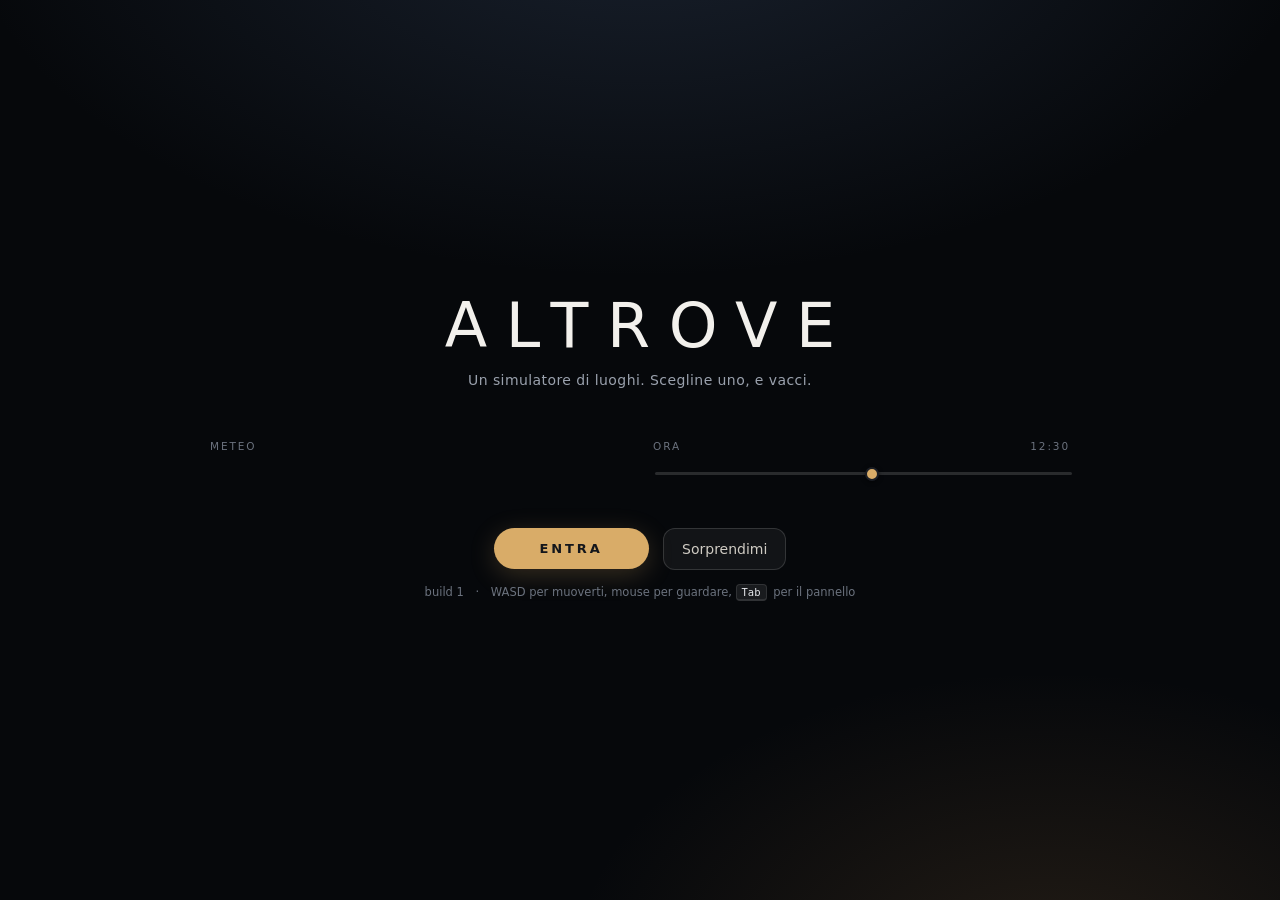
<file: index.html>
<!DOCTYPE html>
<html lang="it"><head><meta charset="UTF-8"><meta http-equiv="refresh" content="0; url=altrove.html"><title>Altrove</title></head><body><a href="altrove.html">Altrove</a></body></html>
</file>
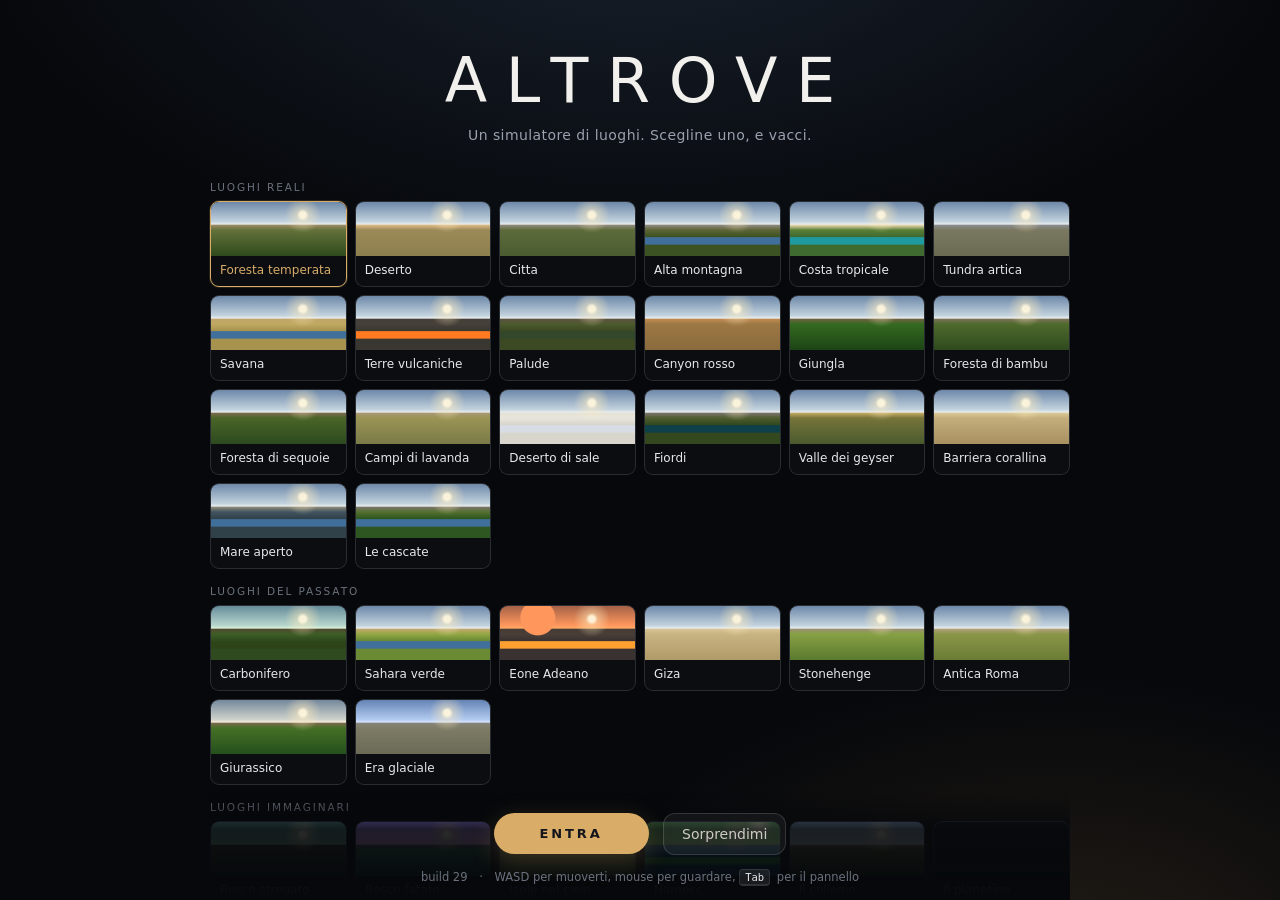
<file: altrove.html>
<!DOCTYPE html>
<html lang="it">
<head>
<meta charset="UTF-8">
<meta name="viewport" content="width=device-width, initial-scale=1.0, viewport-fit=cover">
<meta http-equiv="Cache-Control" content="no-store">
<meta name="description" content="Simulatore di luoghi esplorabili in prima persona">
<title>Altrove</title>
<link rel="stylesheet" href="altrove.css?v=29">
</head>
<body>

<canvas id="view"></canvas>

<!-- ------------------------------------------------ mirino e HUD -->

<div id="hud" class="hidden">
  <div id="hud-top">
    <div id="compass-pois"></div>
    <div id="compass">
      <div id="compass-strip"></div>
      <div id="compass-needle"></div>
    </div>
    <div id="compass-label"></div>
  </div>
  <div id="hud-corner">
    <div class="hud-row"><span id="hud-place">-</span></div>
    <div class="hud-row dim"><span id="hud-clock">--:--</span> &middot; <span id="hud-weather">-</span></div>
    <div class="hud-row dim"><span id="hud-coords">0, 0</span> &middot; <span id="hud-alt">0 m</span></div>
  </div>
  <div id="hud-perf" class="dim"></div>
  <div id="toast"></div>
</div>

<!-- ------------------------------------------------ pannello -->
<button id="panel-tab" title="Pannello (Tab)" aria-label="Apri pannello">
  <svg viewBox="0 0 24 24" width="20" height="20" aria-hidden="true">
    <path d="M4 7h16M4 12h16M4 17h10" stroke="currentColor" stroke-width="1.8" fill="none" stroke-linecap="round"/>
  </svg>
</button>

<aside id="panel" class="closed">
  <header id="panel-head">
    <div class="brand">
      <span class="brand-name">Altrove</span>
      <span class="brand-sub" id="brand-build">build 1</span>
    </div>
    <button id="panel-close" aria-label="Chiudi pannello">&times;</button>
  </header>

  <nav id="panel-nav">
    <button class="nav-btn active" data-tab="luogo">Luogo</button>
    <button class="nav-btn" data-tab="cielo">Cielo</button>
    <button class="nav-btn" data-tab="camera">Camera</button>
    <button class="nav-btn" data-tab="immagine">Immagine</button>
  </nav>

  <div id="panel-body">

    <!-- ---------------- LUOGO ---------------- -->
    <section class="tab active" data-tab="luogo">
      <div class="group">
        <div class="group-title">Luoghi reali</div>
        <div class="biome-grid" id="biomes-real"></div>
      </div>
      <div class="group">
        <div class="group-title">Luoghi del passato</div>
        <div class="biome-grid" id="biomes-past"></div>
      </div>
      <div class="group">
        <div class="group-title">Luoghi immaginari</div>
        <div class="biome-grid" id="biomes-fantasy"></div>
      </div>
      <div class="group">
        <div class="group-title">Mondo</div>
        <div class="ctl">
          <label for="seed">Seme <span class="val" id="seed-val">1</span></label>
          <div class="row">
            <input type="number" id="seed" min="1" max="999999" step="1" value="1">
            <button class="btn" id="reseed">Nuovo</button>
          </div>
        </div>
        <div class="row">
          <button class="btn wide" id="respawn">Spostati altrove</button>
        </div>
      </div>
    </section>

    <!-- ---------------- CIELO ---------------- -->
    <section class="tab" data-tab="cielo">
      <div class="group">
        <div class="group-title">Meteo</div>
        <div class="chip-grid" id="weathers"></div>
      </div>

      <div class="group">
        <div class="group-title">Ora del giorno</div>
        <div class="ctl">
          <label for="hour">Ora <span class="val" id="hour-val">12:30</span></label>
          <input type="range" id="hour" min="0" max="24" step="0.01" value="12.5">
        </div>
        <div class="chip-grid small" id="time-presets"></div>
        <div class="ctl">
          <label class="check"><input type="checkbox" id="auto-time"> Ciclo automatico</label>
          <input type="range" id="time-speed" min="0.2" max="60" step="0.2" value="6">
          <div class="hint"><span id="time-speed-val">6</span> minuti per giornata</div>
        </div>
      </div>

      <div class="group">
        <div class="group-title">Ambiente</div>
        <div class="ctl">
          <label for="season">Stagione</label>
          <div class="chip-grid small" id="seasons"></div>
        </div>
        <div class="ctl">
          <label for="latitude">Latitudine <span class="val" id="latitude-val">44&deg;</span></label>
          <input type="range" id="latitude" min="-70" max="70" step="1" value="44">
          <div class="hint">decide quanto sale il sole e quanto durano i crepuscoli</div>
        </div>
        <div class="ctl">
          <label for="wind">Vento <span class="val" id="wind-val">40%</span></label>
          <input type="range" id="wind" min="0" max="200" step="1" value="40">
        </div>
        <div class="ctl">
          <label for="moon">Fase lunare <span class="val" id="moon-val">gibbosa</span></label>
          <input type="range" id="moon" min="0" max="1" step="0.01" value="0.62">
        </div>
        <div class="ctl">
          <label class="check"><input type="checkbox" id="aurora"> Aurora boreale</label>
          <div class="hint">visibile solo di notte, alle alte latitudini</div>
        </div>
      </div>
    </section>

    <!-- ---------------- CAMERA ---------------- -->
    <section class="tab" data-tab="camera">
      <div class="group">
        <div class="group-title">Movimento</div>
        <div class="chip-grid small" id="movemode">
          <button class="chip active" data-mode="cammina">A piedi</button>
          <button class="chip" data-mode="vola">In volo</button>
        </div>
        <div class="ctl">
          <label for="speed">Velocit&agrave; <span class="val" id="speed-val">1.0&times;</span></label>
          <input type="range" id="speed" min="0.2" max="6" step="0.1" value="1">
        </div>
        <div class="ctl">
          <label for="fov">Campo visivo <span class="val" id="fov-val">72&deg;</span></label>
          <input type="range" id="fov" min="50" max="105" step="1" value="72">
        </div>
        <div class="ctl">
          <label for="sens">Sensibilit&agrave; mouse <span class="val" id="sens-val">1.0</span></label>
          <input type="range" id="sens" min="0.2" max="3" step="0.05" value="1">
        </div>
        <div class="ctl">
          <label class="check"><input type="checkbox" id="headbob" checked> Oscillazione del passo</label>
        </div>
      </div>
      <div class="group">
        <div class="group-title">Comandi</div>
        <div class="keys">
          <div><kbd>W</kbd><kbd>A</kbd><kbd>S</kbd><kbd>D</kbd> muoversi</div>
          <div><kbd>Shift</kbd> correre &middot; <kbd>Ctrl</kbd> accovacciarsi</div>
          <div><kbd>Spazio</kbd> saltare / salire in volo</div>
          <div><kbd>F</kbd> volo &middot; <kbd>Tab</kbd> pannello</div>
          <div><kbd>P</kbd> modalit&agrave; foto &middot; <kbd>H</kbd> nascondi interfaccia</div>
          <div><kbd>C</kbd> salva immagine &middot; <kbd>Esc</kbd> liberare il mouse</div>
        </div>
      </div>
    </section>

    <!-- ---------------- IMMAGINE ---------------- -->
    <section class="tab" data-tab="immagine">
      <div class="group">
        <div class="group-title">Qualit&agrave;</div>
        <div class="chip-grid small" id="quality">
          <button class="chip" data-q="basso">Bassa</button>
          <button class="chip" data-q="medio">Media</button>
          <button class="chip active" data-q="alto">Alta</button>
          <button class="chip" data-q="ultra">Ultra</button>
        </div>
        <div class="hint" id="quality-hint">densit&agrave; della vegetazione, ombre, risoluzione interna</div>
      </div>
      <div class="group">
        <div class="group-title">Resa</div>
        <div class="ctl">
          <label for="exposure">Esposizione <span class="val" id="exposure-val">0.0</span></label>
          <input type="range" id="exposure" min="-3" max="3" step="0.05" value="0">
        </div>
        <div class="ctl">
          <label class="check"><input type="checkbox" id="auto-exposure" checked> Esposizione automatica</label>
        </div>
        <div class="ctl">
          <label for="bloom">Bagliore <span class="val" id="bloom-val">55%</span></label>
          <input type="range" id="bloom" min="0" max="150" step="1" value="55">
        </div>
        <div class="ctl">
          <label for="rays">Raggi di luce <span class="val" id="rays-val">100%</span></label>
          <input type="range" id="rays" min="0" max="200" step="1" value="100">
        </div>
        <div class="ctl">
          <label for="ao">Ombre di contatto <span class="val" id="ao-val">62%</span></label>
          <input type="range" id="ao" min="0" max="100" step="1" value="62">
        </div>
        <div class="ctl">
          <label for="saturation">Saturazione <span class="val" id="saturation-val">100%</span></label>
          <input type="range" id="saturation" min="0" max="180" step="1" value="100">
        </div>
        <div class="ctl">
          <label for="contrast">Contrasto <span class="val" id="contrast-val">100%</span></label>
          <input type="range" id="contrast" min="60" max="160" step="1" value="100">
        </div>
        <div class="ctl">
          <label for="vignette">Vignetta <span class="val" id="vignette-val">42%</span></label>
          <input type="range" id="vignette" min="0" max="100" step="1" value="42">
        </div>
        <div class="ctl">
          <label for="grain">Grana <span class="val" id="grain-val">30</span></label>
          <input type="range" id="grain" min="0" max="120" step="1" value="30">
        </div>
        <div class="ctl">
          <label for="chromatic">Aberrazione <span class="val" id="chromatic-val">55%</span></label>
          <input type="range" id="chromatic" min="0" max="200" step="1" value="55">
        </div>
      </div>
      <div class="group">
        <div class="group-title">Modalit&agrave; foto</div>
        <div class="ctl">
          <label class="check"><input type="checkbox" id="dof"> Profondit&agrave; di campo</label>
        </div>
        <div class="ctl">
          <label class="check"><input type="checkbox" id="autofocus" checked> Fuoco automatico</label>
        </div>
        <div class="row">
          <label for="focus">Fuoco <span class="val" id="focus-val">40 m</span></label>
          <input type="range" id="focus" min="1" max="600" step="1" value="40">
        </div>
        <div class="ctl">
          <label for="aperture">Apertura <span class="val" id="aperture-val">0.50</span></label>
          <input type="range" id="aperture" min="0.05" max="2" step="0.05" value="0.5">
        </div>
        <div class="row">
          <button class="btn wide" id="shot">Salva immagine</button>
        </div>
      </div>
    </section>
  </div>
</aside>

<!-- ------------------------------------------------ caricamento -->
<div id="loading" class="hidden">
  <div class="load-inner">
    <div class="load-label" id="load-label">Sto costruendo il luogo</div>
    <div class="load-track"><div class="load-bar" id="load-bar"></div></div>
  </div>
</div>

<!-- ------------------------------------------------ schermata iniziale -->
<div id="start">
  <div class="start-inner">
    <h1>Altrove</h1>
    <p class="tagline">Un simulatore di luoghi. Scegline uno, e vacci.</p>

    <div class="start-biomes" id="start-biomes"></div>

    <div class="start-row">
      <div class="start-field">
        <span class="start-lab">Meteo</span>
        <div class="chip-grid small" id="start-weathers"></div>
      </div>
      <div class="start-field">
        <span class="start-lab">Ora <span class="val" id="start-hour-val">12:30</span></span>
        <input type="range" id="start-hour" min="0" max="24" step="0.01" value="12.5">
      </div>
    </div>

    <div class="start-cta">
      <button id="enter" class="enter">Entra</button>
      <button id="random" class="random" title="Un luogo a caso">Sorprendimi</button>
      <div class="start-foot">
        <span id="start-build">build 1</span>
        <span class="sep">&middot;</span>
        <span>WASD per muoverti, mouse per guardare, <kbd>Tab</kbd> per il pannello</span>
      </div>
    </div>
    <div id="pad-line" class="pad-line hidden"></div>
    <div id="start-error" class="hidden"></div>
  </div>
</div>

<script type="module" src="js/main.js?v=29"></script>

<!-- Guardia d'avvio. Aperto con doppio clic (file://) il browser blocca i
     moduli ES per le regole di origine: main.js non parte affatto e resta il
     guscio HTML muto. Senza questo avviso sembra che l'app sia rotta. -->
<script>
(function () {
  function mostra(titolo, testo) {
    var e = document.getElementById('start-error');
    if (!e) return;
    e.classList.remove('hidden');
    e.innerHTML = '<b>' + titolo + '</b><br>' + testo;
    var b = document.getElementById('enter');
    if (b) b.disabled = true;
  }
  window.addEventListener('error', function (ev) {
    if (window.__altroveBooted) return;
    mostra('Qualcosa non ha caricato.',
      (ev.message || 'errore sconosciuto') +
      (ev.filename ? '<br><span style="opacity:.7">' + ev.filename + '</span>' : ''));
  }, true);
  /* Su file:// il blocco e immediato e definitivo: i moduli non partiranno
     mai, quindi bastano pochi decimi. Su http invece i moduli sono venti piu
     Three.js: dare troppo poco tempo farebbe comparire un allarme falso a
     ogni connessione lenta. */
  setTimeout(function () {
    if (window.__altroveBooted || location.protocol !== 'file:') return;
    mostra('Aprilo da un indirizzo web, non dal file.',
      'Con doppio clic sul file il browser blocca i moduli JavaScript, e l’app ' +
      'non parte. Vai su <a href="https://fithzhood.github.io/altrove/altrove.html" ' +
      'style="color:#d9ac68">fithzhood.github.io/altrove/altrove.html</a>, oppure ' +
      'lancia <code>python servi.py 8123</code> nella cartella e apri ' +
      '<code>localhost:8123/altrove.html</code>.');
  }, 1500);
  setTimeout(function () {
    if (window.__altroveBooted || location.protocol === 'file:') return;
    mostra('L’app non si e avviata.',
      'Ricarica tenendo premuto Maiusc. Se resta cosi, l’errore preciso e nella ' +
      'console del browser.');
  }, 12000);
})();
</script>
<div id="flash"></div>
</body>
</html>
</file>
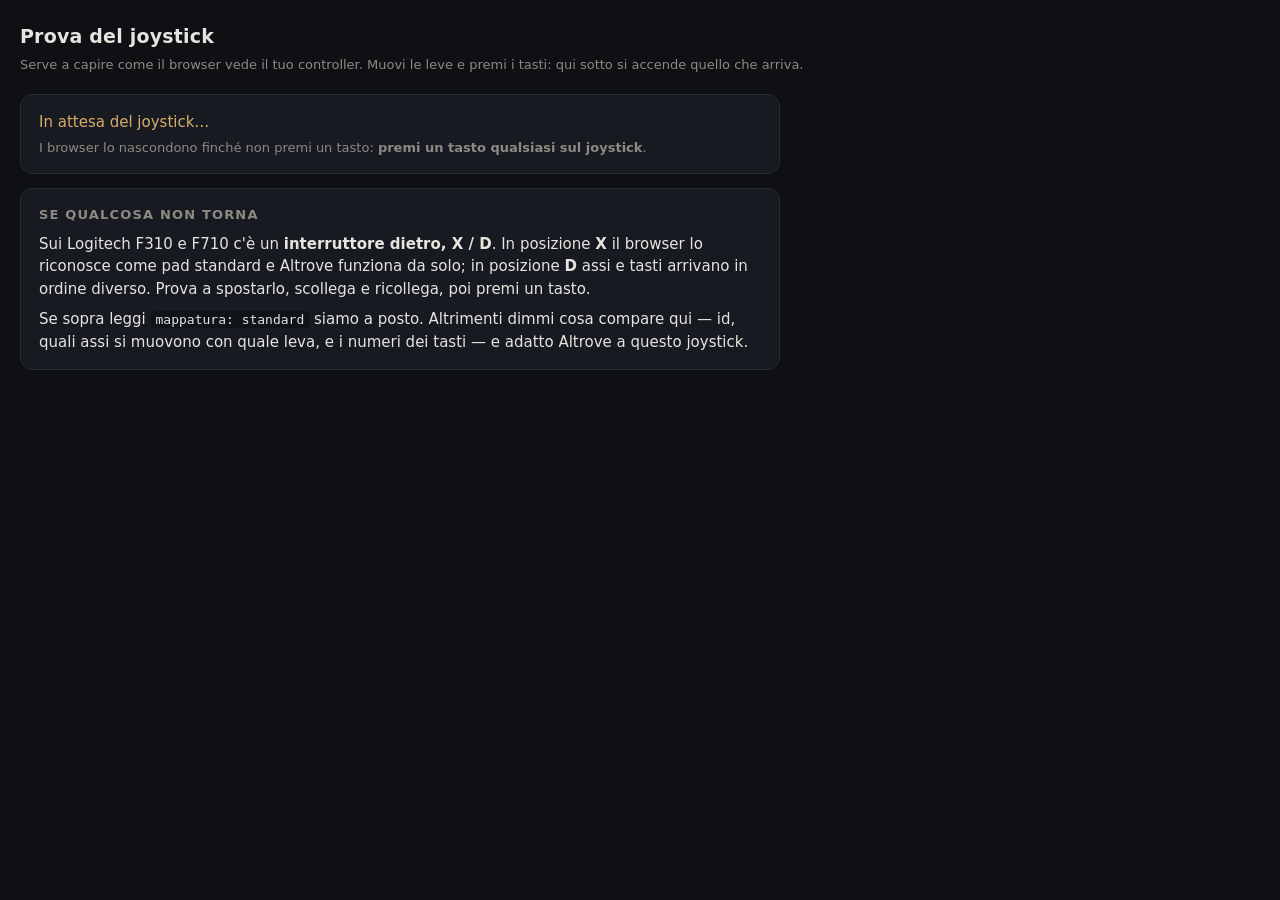
<file: joystick.html>
<!doctype html>
<html lang="it">
<head>
<meta charset="utf-8">
<meta name="viewport" content="width=device-width, initial-scale=1.0">
<title>Altrove · prova del joystick</title>
<style>
  :root { color-scheme: dark; }
  * { box-sizing: border-box; }
  body {
    margin: 0; padding: 22px 20px 40px;
    background: #0e1014; color: #e6e4df;
    font: 15px/1.5 system-ui, -apple-system, "Segoe UI", sans-serif;
  }
  h1 { font-size: 19px; margin: 0 0 4px; font-weight: 600; letter-spacing: .01em; }
  .sub { color: #8d8a83; font-size: 13px; margin: 0 0 20px; }
  .card {
    background: #171a20; border: 1px solid #262a33; border-radius: 12px;
    padding: 16px 18px; margin: 0 0 14px; max-width: 760px;
  }
  .attesa { color: #d9ac68; }
  .id { font-weight: 600; word-break: break-all; }
  .meta { color: #8d8a83; font-size: 13px; margin-top: 4px; }
  .ok { color: #7fc47f; } .no { color: #e08a6a; }
  h2 { font-size: 13px; text-transform: uppercase; letter-spacing: .09em;
       color: #8d8a83; margin: 18px 0 8px; font-weight: 600; }
  .riga { display: flex; align-items: center; gap: 10px; margin: 3px 0; font-variant-numeric: tabular-nums; }
  .et { width: 58px; color: #8d8a83; font-size: 12px; flex: none; }
  .barra { position: relative; height: 14px; flex: 1; background: #10131a;
           border: 1px solid #262a33; border-radius: 3px; overflow: hidden; }
  .barra i { position: absolute; top: 0; bottom: 0; background: #5b8cff; display: block; }
  .barra .mezzo { position: absolute; left: 50%; top: 0; bottom: 0; width: 1px; background: #333a47; }
  .val { width: 56px; text-align: right; font-size: 12px; color: #b9b6ae; flex: none; }
  .tasti { display: flex; flex-wrap: wrap; gap: 6px; }
  .t { min-width: 40px; text-align: center; padding: 6px 4px; border-radius: 6px;
       background: #10131a; border: 1px solid #262a33; font-size: 12px; color: #6f6c66; }
  .t.giu { background: #5b8cff; border-color: #5b8cff; color: #07090d; font-weight: 600; }
  .t b { display: block; font-size: 10px; opacity: .75; font-weight: 400; }
  .ultimo { margin-top: 14px; font-size: 14px; }
  .ultimo b { color: #d9ac68; font-size: 17px; }
  code { background: #10131a; padding: 1px 5px; border-radius: 4px; font-size: 13px; }
  a { color: #d9ac68; }
</style>
</head>
<body>

<h1>Prova del joystick</h1>
<p class="sub">Serve a capire come il browser vede il tuo controller. Muovi le leve e premi i tasti: qui sotto si accende quello che arriva.</p>

<div class="card" id="stato">
  <div class="attesa">In attesa del joystick…</div>
  <div class="meta">I browser lo nascondono finché non premi un tasto: <b>premi un tasto qualsiasi sul joystick</b>.</div>
</div>

<div id="dati" style="display:none">
  <div class="card">
    <h2 style="margin-top:0">Assi</h2>
    <div id="assi"></div>
    <h2>Tasti</h2>
    <div class="tasti" id="tasti"></div>
    <div class="ultimo">Ultimo tasto premuto: <b id="ultimo">—</b></div>
  </div>
</div>

<div class="card">
  <h2 style="margin-top:0">Se qualcosa non torna</h2>
  <p style="margin:0 0 8px">Sui Logitech F310 e F710 c'è un <b>interruttore dietro, X / D</b>. In posizione <b>X</b> il browser lo riconosce come pad standard e Altrove funziona da solo; in posizione <b>D</b> assi e tasti arrivano in ordine diverso. Prova a spostarlo, scollega e ricollega, poi premi un tasto.</p>
  <p style="margin:0">Se sopra leggi <code>mappatura: standard</code> siamo a posto. Altrimenti dimmi cosa compare qui — id, quali assi si muovono con quale leva, e i numeri dei tasti — e adatto Altrove a questo joystick.</p>
</div>

<script>
/* Pagina volutamente senza moduli e senza dipendenze: cosi funziona anche
 * aperta con doppio clic, che e proprio il caso in cui serve. */
(function () {
  var stato = document.getElementById('stato');
  var dati = document.getElementById('dati');
  var assiEl = document.getElementById('assi');
  var tastiEl = document.getElementById('tasti');
  var ultimoEl = document.getElementById('ultimo');
  var prec = [];
  var nAssi = -1, nTasti = -1;

  function leggi() {
    var l = navigator.getGamepads ? navigator.getGamepads() : [];
    for (var i = 0; i < l.length; i++) if (l[i] && l[i].connected) return l[i];
    return null;
  }

  function costruisci(p) {
    assiEl.innerHTML = '';
    for (var i = 0; i < p.axes.length; i++) {
      assiEl.insertAdjacentHTML('beforeend',
        '<div class="riga"><span class="et">asse ' + i + '</span>' +
        '<span class="barra"><span class="mezzo"></span><i id="a' + i + '"></i></span>' +
        '<span class="val" id="av' + i + '">0.00</span></div>');
    }
    tastiEl.innerHTML = '';
    for (var j = 0; j < p.buttons.length; j++) {
      tastiEl.insertAdjacentHTML('beforeend',
        '<div class="t" id="b' + j + '">' + j + '<b id="bv' + j + '">0</b></div>');
    }
    nAssi = p.axes.length; nTasti = p.buttons.length;
  }

  function giro() {
    requestAnimationFrame(giro);
    var p = leggi();
    if (!p) {
      dati.style.display = 'none';
      stato.innerHTML = '<div class="attesa">In attesa del joystick…</div>' +
        '<div class="meta">I browser lo nascondono finché non premi un tasto: ' +
        '<b>premi un tasto qualsiasi sul joystick</b>.</div>';
      nAssi = -1;
      return;
    }
    if (p.axes.length !== nAssi || p.buttons.length !== nTasti) costruisci(p);
    dati.style.display = '';

    var std = p.mapping === 'standard';
    stato.innerHTML =
      '<div class="id">' + p.id.replace(/[<>]/g, '') + '</div>' +
      '<div class="meta">mappatura: <span class="' + (std ? 'ok' : 'no') + '">' +
      (p.mapping || '(nessuna)') + '</span>' +
      (std ? ' — Altrove lo usa cosi com’e'
           : ' — non standard: dimmi cosa vedi qui sotto e lo adatto') +
      ' · ' + p.axes.length + ' assi · ' + p.buttons.length + ' tasti</div>';

    for (var i = 0; i < p.axes.length; i++) {
      var v = p.axes[i] || 0;
      var b = document.getElementById('a' + i);
      /* La barra parte dal centro: un asse a riposo sta a zero, e si vede da
       * che parte va invece di crescere sempre da sinistra. */
      if (v >= 0) { b.style.left = '50%'; b.style.width = (v * 50) + '%'; }
      else { b.style.left = (50 + v * 50) + '%'; b.style.width = (-v * 50) + '%'; }
      document.getElementById('av' + i).textContent = v.toFixed(2);
    }
    for (var j = 0; j < p.buttons.length; j++) {
      var bt = p.buttons[j];
      var giu = typeof bt === 'number' ? bt > 0.5 : bt.pressed;
      var val = typeof bt === 'number' ? bt : bt.value;
      document.getElementById('b' + j).className = 't' + (giu ? ' giu' : '');
      document.getElementById('bv' + j).textContent = val.toFixed(1);
      if (giu && !prec[j]) ultimoEl.textContent = 'numero ' + j;
      prec[j] = giu;
    }
  }
  requestAnimationFrame(giro);
})();
</script>
</body>
</html>
</file>
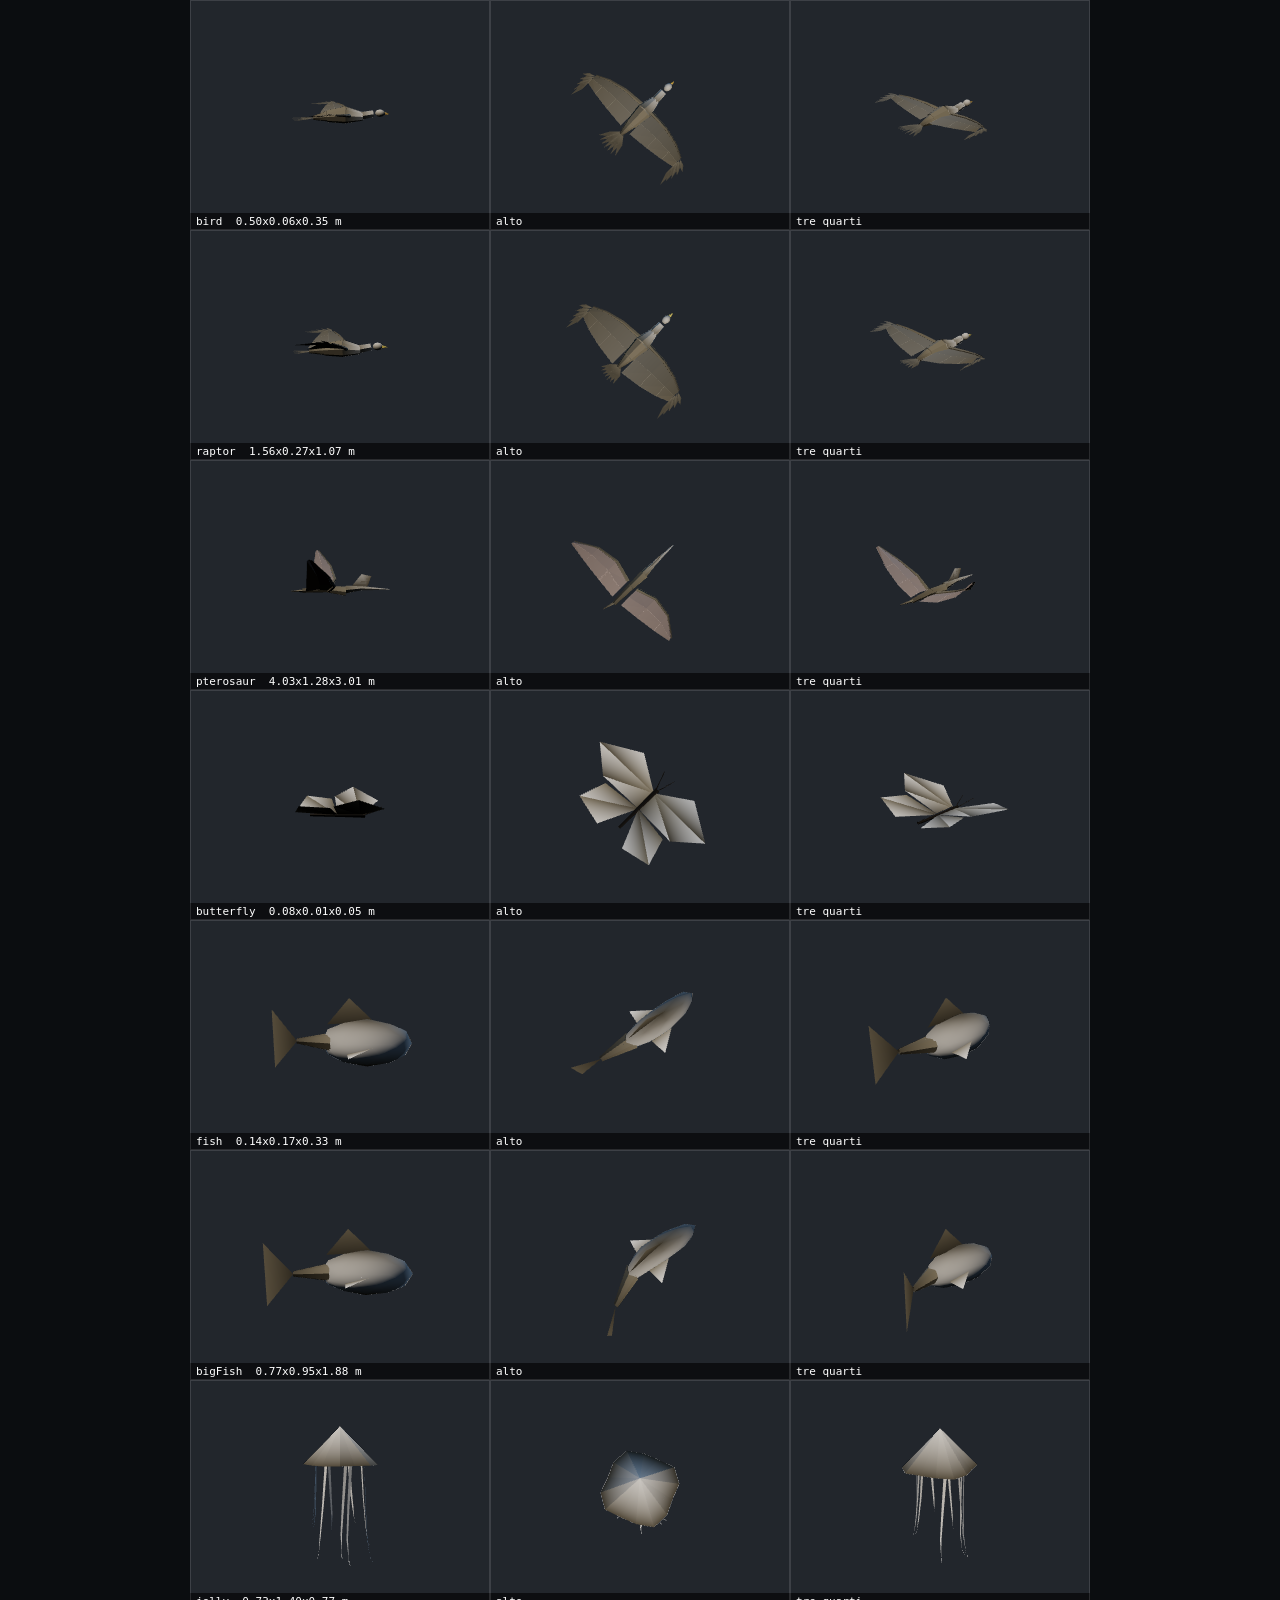
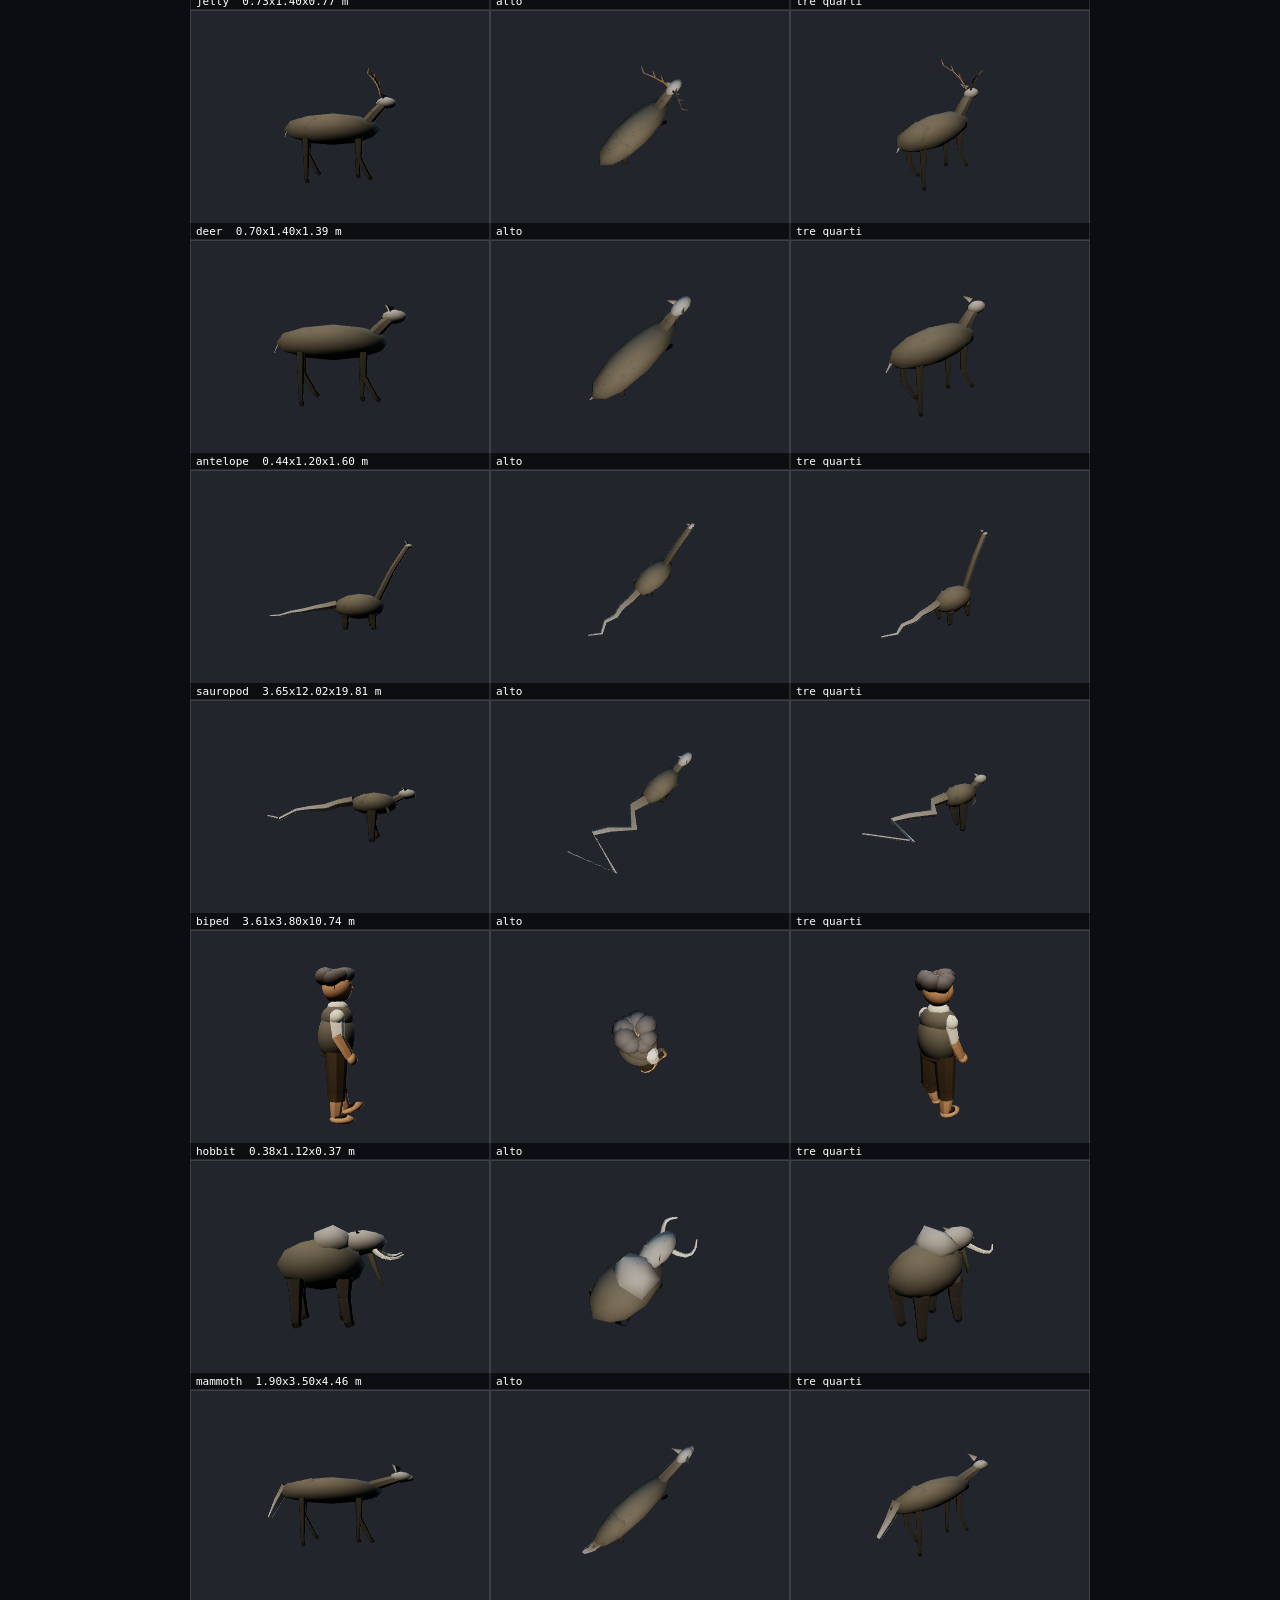
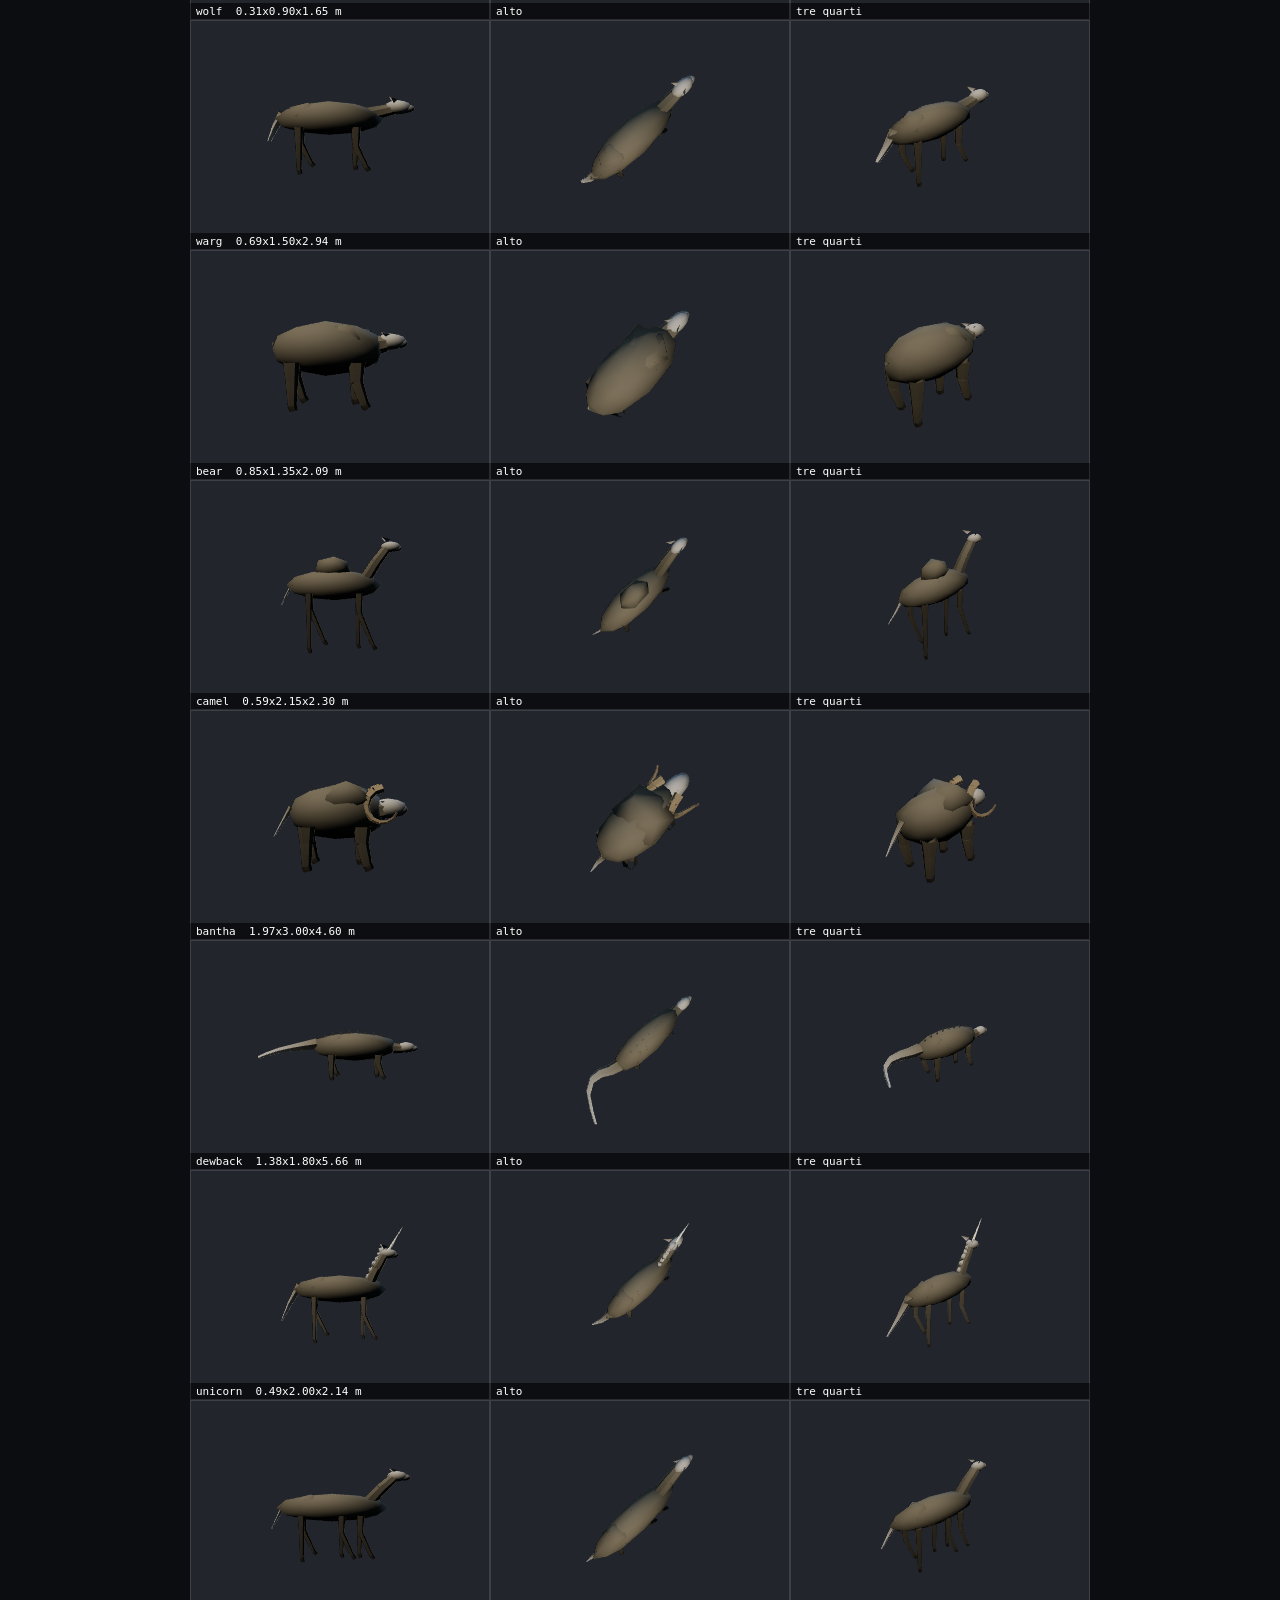
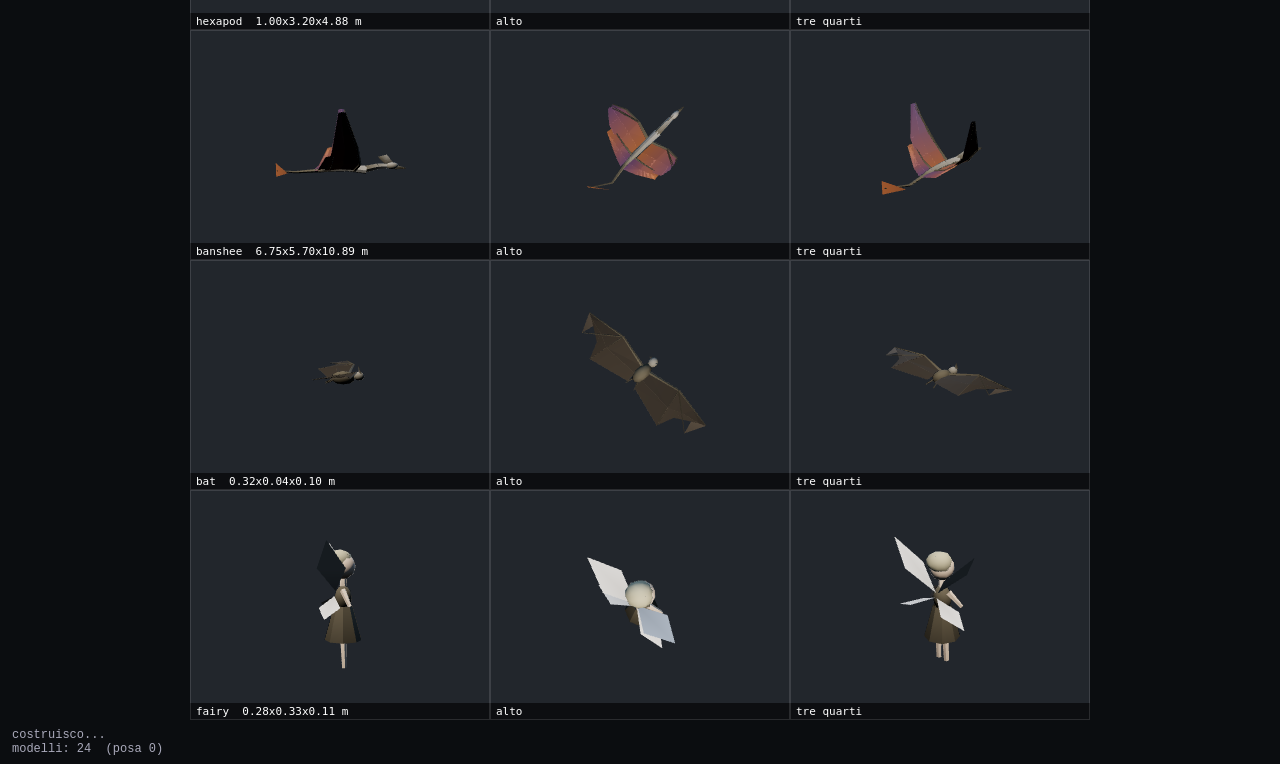
<file: dev/bestiario.html>
<!DOCTYPE html>
<html lang="it">
<head>
<meta charset="UTF-8">
<title>Altrove - bestiario</title>
<style>
  body { margin:0; background:#0b0d10; color:#aab; font:12px ui-monospace, monospace; }
  #sheet { display:block; margin:0 auto; max-width:100%; }
  #log { padding:8px 12px; white-space:pre-wrap; }
</style>
</head>
<body>
<canvas id="sheet"></canvas>
<div id="log">costruisco...</div>
<script type="module">
/* Banco di prova per i modelli degli animali: li disegna fuori dal mondo, fermi
 * e su fondo neutro, in tre viste. Dentro la simulazione non si riesce a
 * giudicarli, perche si spostano di dieci metri al secondo. */
import * as THREE from '../vendor/three.module.js';
import { CREATURES } from '../js/fauna.js?v=4';
import { mulberry32 } from '../js/noise.js?v=4';

const log = (m) => { document.getElementById('log').textContent += '\n' + m; };
window.__ready = false;

const q = new URLSearchParams(location.search);
const ONLY = q.get('only');
const POSE = parseFloat(q.get('pose') || '0');     // 0..1 fase del battito
const TW = parseInt(q.get('w') || '300', 10), TH = parseInt(q.get('h') || '230', 10);

const names = Object.keys(CREATURES).filter(n => !ONLY || ONLY.split(',').includes(n));   // ?only=a,b,c
const TUTTE_VISTE = [
  { name: 'fianco', dir: [1, 0.12, 0] },
  { name: 'alto', dir: [0.15, 1, 0.15] },
  { name: 'tre quarti', dir: [0.75, 0.45, 0.75] },
  { name: 'fronte', dir: [0.02, 0.10, -1] }   // i modelli guardano verso -Z
];
/* ?view=N tiene una sola vista: il foglio a tre colonne viene ridotto per
 * stare nella pagina, e su un modello alto un metro non si giudica niente. */
const vSel = q.get('view');
const VIEWS = vSel === null ? TUTTE_VISTE.slice(0, 3)
                            : [TUTTE_VISTE[Math.max(0, Math.min(3, parseInt(vSel, 10)))]];

const sheet = document.getElementById('sheet');
sheet.width = TW * VIEWS.length;
sheet.height = TH * names.length;
const ctx = sheet.getContext('2d');

const off = document.createElement('canvas');
off.width = TW; off.height = TH;
const renderer = new THREE.WebGLRenderer({ canvas: off, antialias: true });
renderer.setPixelRatio(1);
renderer.setSize(TW, TH, false);
renderer.outputColorSpace = THREE.SRGBColorSpace;
renderer.toneMapping = THREE.ACESFilmicToneMapping;
renderer.toneMappingExposure = 1.15;

const scene = new THREE.Scene();
scene.background = new THREE.Color(0x22262c);
const key = new THREE.DirectionalLight(0xfff2e0, 2.6);
key.position.set(0.7, 1.0, 0.55);
scene.add(key);
const fill = new THREE.DirectionalLight(0x9ab8d8, 0.9);
fill.position.set(-0.8, 0.3, -0.5);
scene.add(fill);
scene.add(new THREE.HemisphereLight(0x8aa8cc, 0x3a3a34, 1.1));

const mat = new THREE.MeshStandardMaterial({ vertexColors: true, roughness: 0.8, side: THREE.DoubleSide });
const cam = new THREE.PerspectiveCamera(30, TW / TH, 0.01, 500);
const holder = new THREE.Group();
scene.add(holder);

/* Il vertex shader vero anima le parti: qui lo rifaccio sulla CPU una volta
 * sola, cosi si puo guardare la posa a meta battuta invece che solo a riposo. */
function posed(geo, def, t) {
  const g = geo.clone();
  const pos = g.attributes.position.array;
  const part = g.attributes.aPart.array;
  const piv = g.attributes.aPivot.array;
  const rot = (i, ax, ay, az, ang) => {
    const px = piv[i], py = piv[i + 1], pz = piv[i + 2];
    let vx = pos[i] - px, vy = pos[i + 1] - py, vz = pos[i + 2] - pz;
    const c = Math.cos(ang), s = Math.sin(ang);
    const d = ax * vx + ay * vy + az * vz;
    const cx = ay * vz - az * vy, cy = az * vx - ax * vz, cz2 = ax * vy - ay * vx;
    pos[i] = px + vx * c + cx * s + ax * d * (1 - c);
    pos[i + 1] = py + vy * c + cy * s + ay * d * (1 - c);
    pos[i + 2] = pz + vz * c + cz2 * s + az * d * (1 - c);
  };
  for (let v = 0; v < part.length; v++) {
    const i = v * 3, p = part[v];
    if (p > 0.5 && p < 2.5) {
      const sgn = p < 1.5 ? 1 : -1;
      let w = Math.sin(t);
      w = w > 0 ? Math.pow(w, 0.62) : -Math.pow(-w, 1.55);
      const span = Math.abs(pos[i] - piv[i]);
      const ang = def.flap * w + def.flap * 0.40 * Math.sin(t - 1.0) * span * 1.8;
      rot(i, 0, 0, 1, sgn * ang);
    } else if (p > 2.5 && p < 6.5) {
      const k = p - 3, ph = (k < 0.5 || k > 2.5) ? 0 : Math.PI;
      rot(i, 1, 0, 0, def.flap * Math.sin(t + ph));
    } else if (p > 8.5) {
      const k = p - 9, ph = (k < 0.5 || k > 2.5) ? 0 : Math.PI;
      const th = t + ph;
      const bend = def.flap * (0.5 * Math.sin(th) - 0.8 * Math.max(0, Math.sin(th - 1.5)));
      rot(i, 1, 0, 0, -bend);
    } else if (p > 7.5) {
      const dx = pos[i] - piv[i], dy = pos[i + 1] - piv[i + 1], dz = pos[i + 2] - piv[i + 2];
      const d = Math.hypot(dx, dy, dz);
      rot(i, 0, 1, 0, def.flap * 0.85 * Math.sin(t * 1.25 - d * 2.0));
    }
  }
  g.attributes.position.needsUpdate = true;
  g.computeBoundingSphere();
  return g;
}

const rnd = mulberry32(11);
let row = 0;
for (const name of names) {
  const def = CREATURES[name];
  const geo0 = def.build(rnd, [0.16, 0.14, 0.10]);

  // normalizzazione identica a quella di fauna.js
  const p0 = geo0.attributes.position.array;
  let mnx = 1e9, mxx = -1e9, mny = 1e9, mxy = -1e9, mnz = 1e9, mxz = -1e9;
  for (let i = 0; i < p0.length; i += 3) {
    if (p0[i] < mnx) mnx = p0[i]; if (p0[i] > mxx) mxx = p0[i];
    if (p0[i + 1] < mny) mny = p0[i + 1]; if (p0[i + 1] > mxy) mxy = p0[i + 1];
    if (p0[i + 2] < mnz) mnz = p0[i + 2]; if (p0[i + 2] > mxz) mxz = p0[i + 2];
  }
  const cur = def.axis === 'span' ? (mxx - mnx) : def.axis === 'len' ? (mxz - mnz) : (mxy - mny);
  const k = def.size / cur;
  const pv0 = geo0.attributes.aPivot.array;
  for (let i = 0; i < p0.length; i++) p0[i] *= k;
  for (let i = 0; i < pv0.length; i++) pv0[i] *= k;

  const geo = posed(geo0, def, POSE * 6.28318);
  geo.computeBoundingBox();
  const bb = geo.boundingBox;
  const c = bb.getCenter(new THREE.Vector3());
  const r = bb.getSize(new THREE.Vector3()).length() * 0.5;

  const mesh = new THREE.Mesh(geo, mat);
  holder.clear();
  holder.add(mesh);

  VIEWS.forEach((V, ci) => {
    const d = new THREE.Vector3(...V.dir).normalize();
    const dist = r / Math.tan(cam.fov * Math.PI / 360) * 1.35;
    cam.position.copy(c).addScaledVector(d, dist);
    cam.lookAt(c);
    cam.updateProjectionMatrix();
    renderer.render(scene, cam);
    ctx.drawImage(off, ci * TW, row * TH);
    ctx.fillStyle = 'rgba(0,0,0,.62)';
    ctx.fillRect(ci * TW, row * TH + TH - 17, TW, 17);
    ctx.fillStyle = '#fff';
    ctx.font = '11px ui-monospace, monospace';
    const sz = bb.getSize(new THREE.Vector3());
    ctx.fillText(ci === 0
      ? `${name}  ${sz.x.toFixed(2)}x${sz.y.toFixed(2)}x${sz.z.toFixed(2)} m`
      : V.name, ci * TW + 6, row * TH + TH - 5);
    ctx.strokeStyle = 'rgba(255,255,255,.12)';
    ctx.strokeRect(ci * TW + .5, row * TH + .5, TW - 1, TH - 1);
  });
  row++;
}
log('modelli: ' + names.length + '  (posa ' + POSE + ')');
window.__ready = true;
</script>
</body>
</html>
</file>
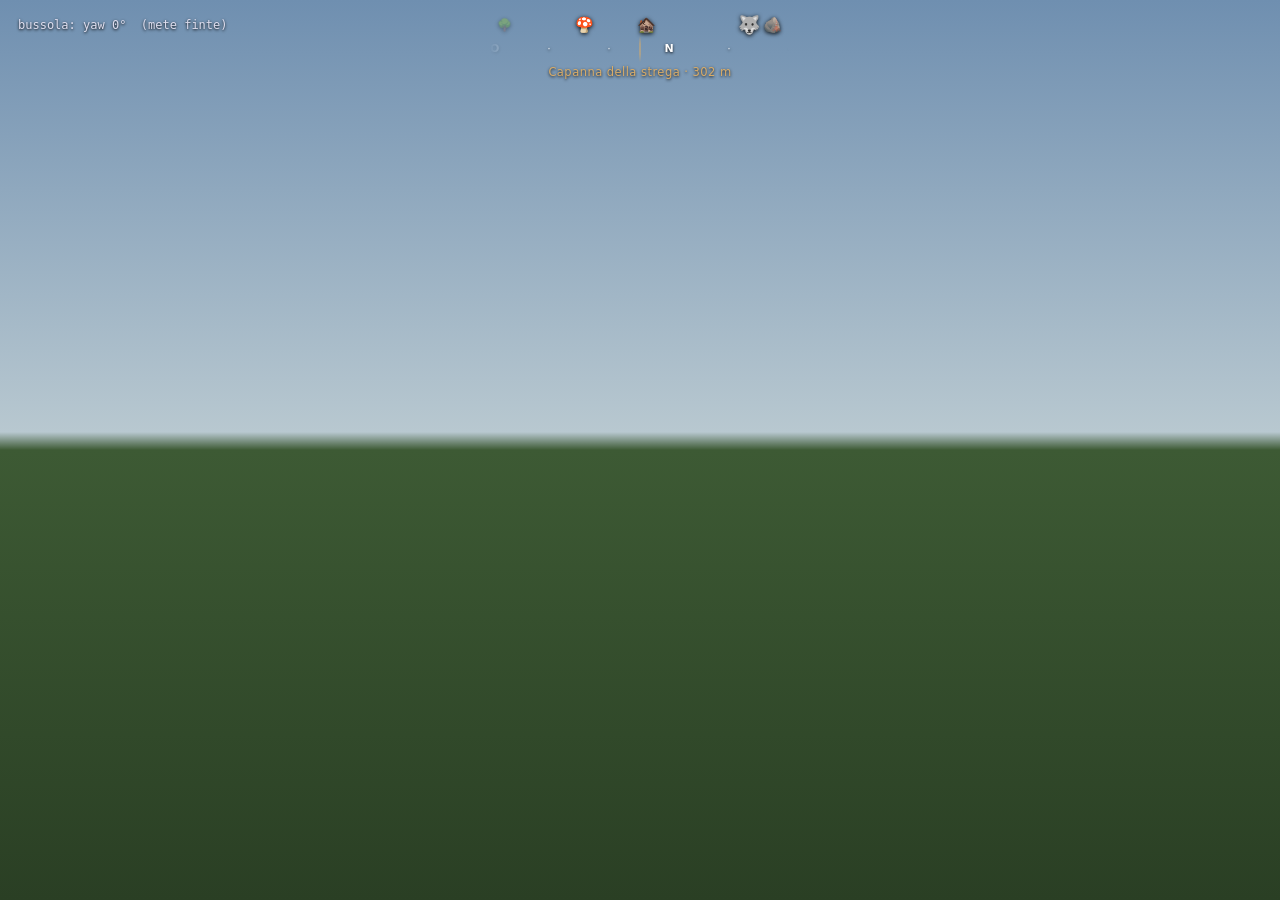
<file: dev/bussola.html>
<!DOCTYPE html>
<html lang="it">
<head>
<meta charset="UTF-8">
<title>Altrove - bussola</title>
<link rel="stylesheet" href="../altrove.css">
<style>
  /* Banco di prova della bussola: l HUD vero (stesso CSS, stesso markup)
   * sopra un fondo finto, senza WebGL. Serve a giudicare simboli, etichetta e
   * bordi senza dover fotografare la scena pesante. ?yaw=gradi ruota. */
  body { background: linear-gradient(180deg, #6f8fb0 0%, #b8c8d0 48%, #3d5a34 50%, #2a3f24 100%); }
  #hud { display: block !important; }
  #note { position: fixed; left: 18px; top: 18px; font: 12px ui-monospace, monospace; color: #dde; text-shadow: 0 1px 3px #000; white-space: pre; }
</style>
</head>
<body>
<div id="hud">
  <div id="hud-top">
    <div id="compass-pois"></div>
    <div id="compass">
      <div id="compass-strip"></div>
      <div id="compass-needle"></div>
    </div>
    <div id="compass-label"></div>
  </div>
</div>
<div id="note"></div>
<script>
const q = new URLSearchParams(location.search);
const yawDeg = parseFloat(q.get('yaw') || '0');
// nastro identico a main.js
const labels = { 0: 'N', 45: 'NE', 90: 'E', 135: 'SE', 180: 'S', 225: 'SO', 270: 'O', 315: 'NO' };
let html = '';
for (let rep = -1; rep <= 1; rep++) for (let a = 0; a < 360; a += 15) { const l = labels[a]; html += `<i class="${l ? 'card' : ''}">${l || '&middot;'}</i>`; }
document.getElementById('compass-strip').innerHTML = html;
let deg = yawDeg % 360; if (deg < 0) deg += 360;
document.getElementById('compass-strip').style.transform = `translateX(${-(deg / 15) * 60 - 24 * 60 + 150}px)`;
// mete finte: rotta in gradi, icona, etichetta, distanza
const POIS = [
  [deg + 1.5, '🏚️', 'Capanna della strega', 302],
  [deg - 14, '🍄', 'Cerchio di funghi', 187],
  [deg + 27, '🐺', 'Branco di lupi', 53],
  [deg + 33, '🪨', 'Cerchio di pietre', 127],
  [deg - 80, '🌳', 'L albero antico', 640],
  [deg + 150, '🗼', 'Torre in rovina', 880]
];
const row = document.getElementById('compass-pois');
let best = null, bestOff = 999;
for (const [hd, icon, label, d] of POIS) {
  let off = hd - deg; while (off > 180) off -= 360; while (off < -180) off += 360;
  let x = off * 4; const clamped = Math.abs(x) > 136; if (clamped) x = Math.sign(x) * 136;
  const b = document.createElement('b');
  b.textContent = icon; b.style.transform = `translateX(${x}px)`;
  if (clamped) b.classList.add('edge'); else if (d < 120) b.classList.add('near');
  row.appendChild(b);
  if (!clamped && Math.abs(off) < 6 && Math.abs(off) < bestOff) { best = [label, d]; bestOff = Math.abs(off); }
}
document.getElementById('compass-label').textContent = best ? `${best[0]} · ${best[1]} m` : '';
document.getElementById('note').textContent = 'bussola: yaw ' + yawDeg + '°  (mete finte)';
</script>
</body>
</html>
</file>
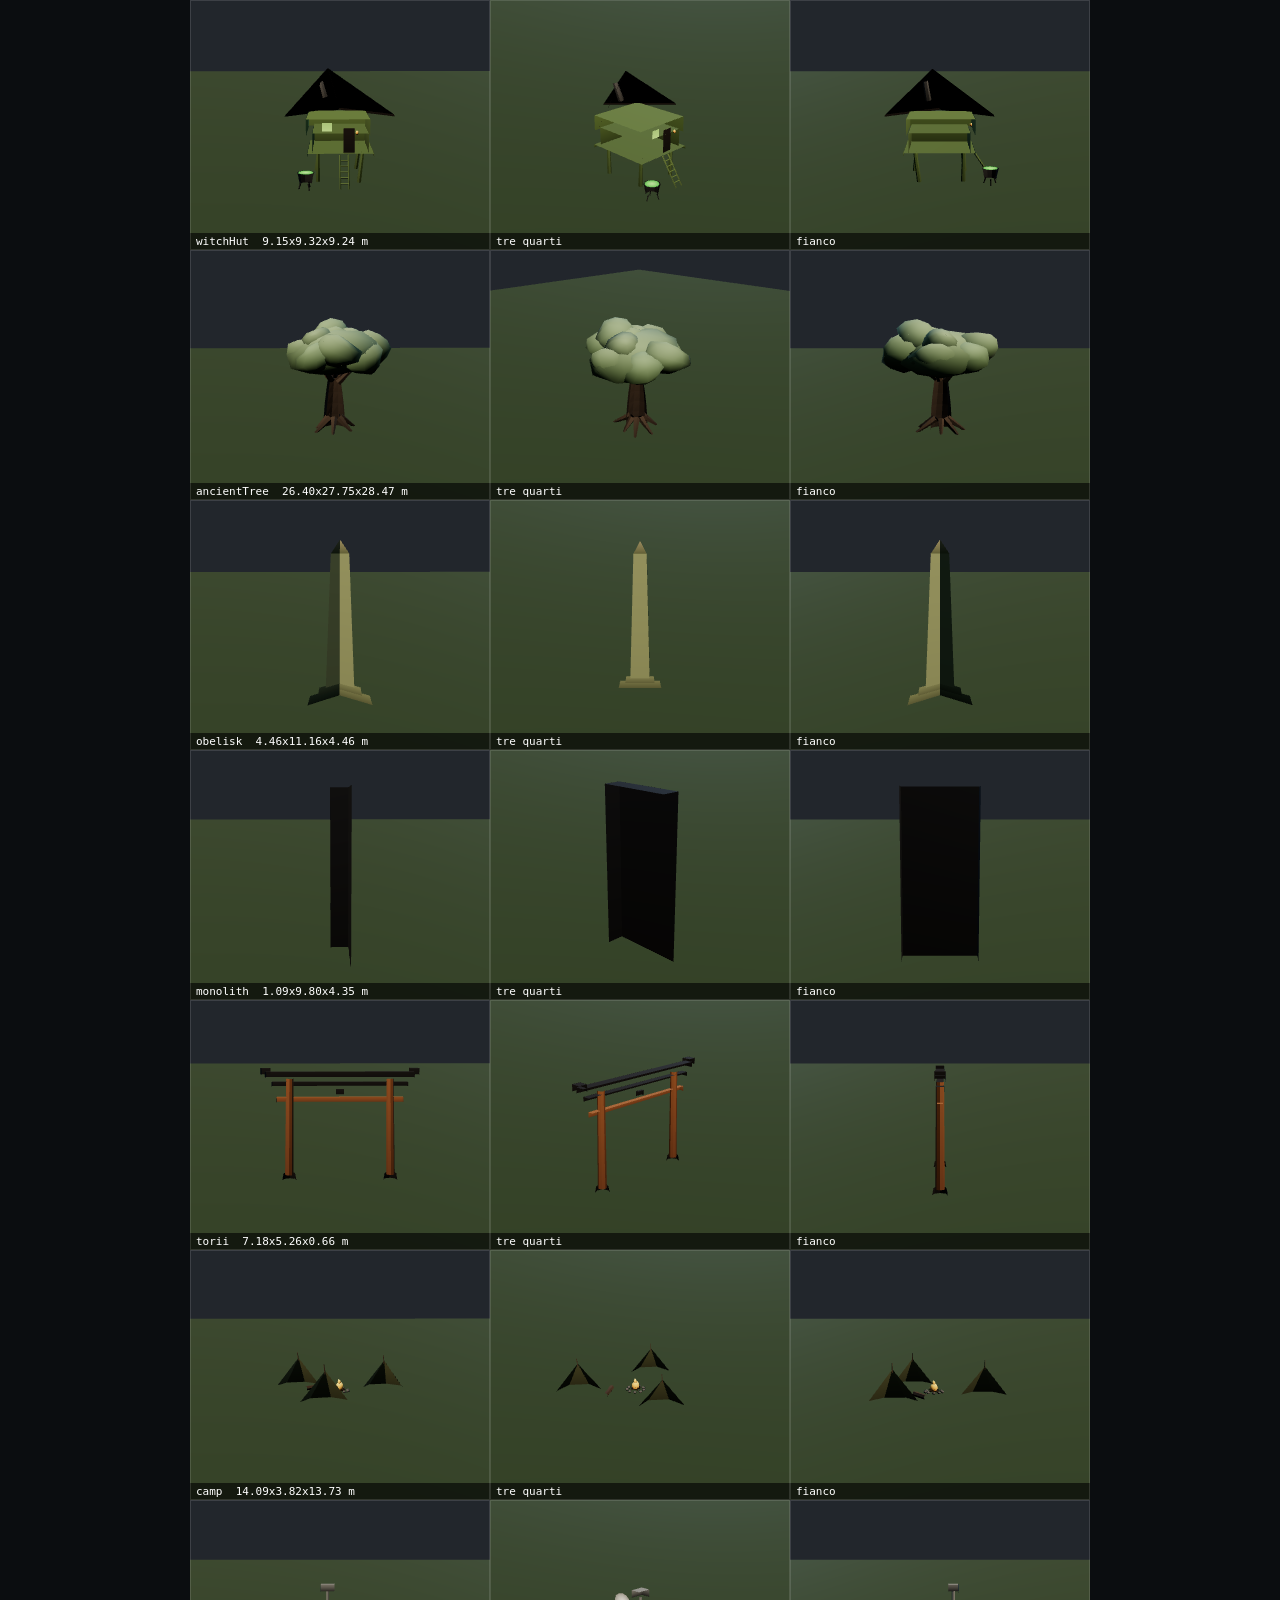
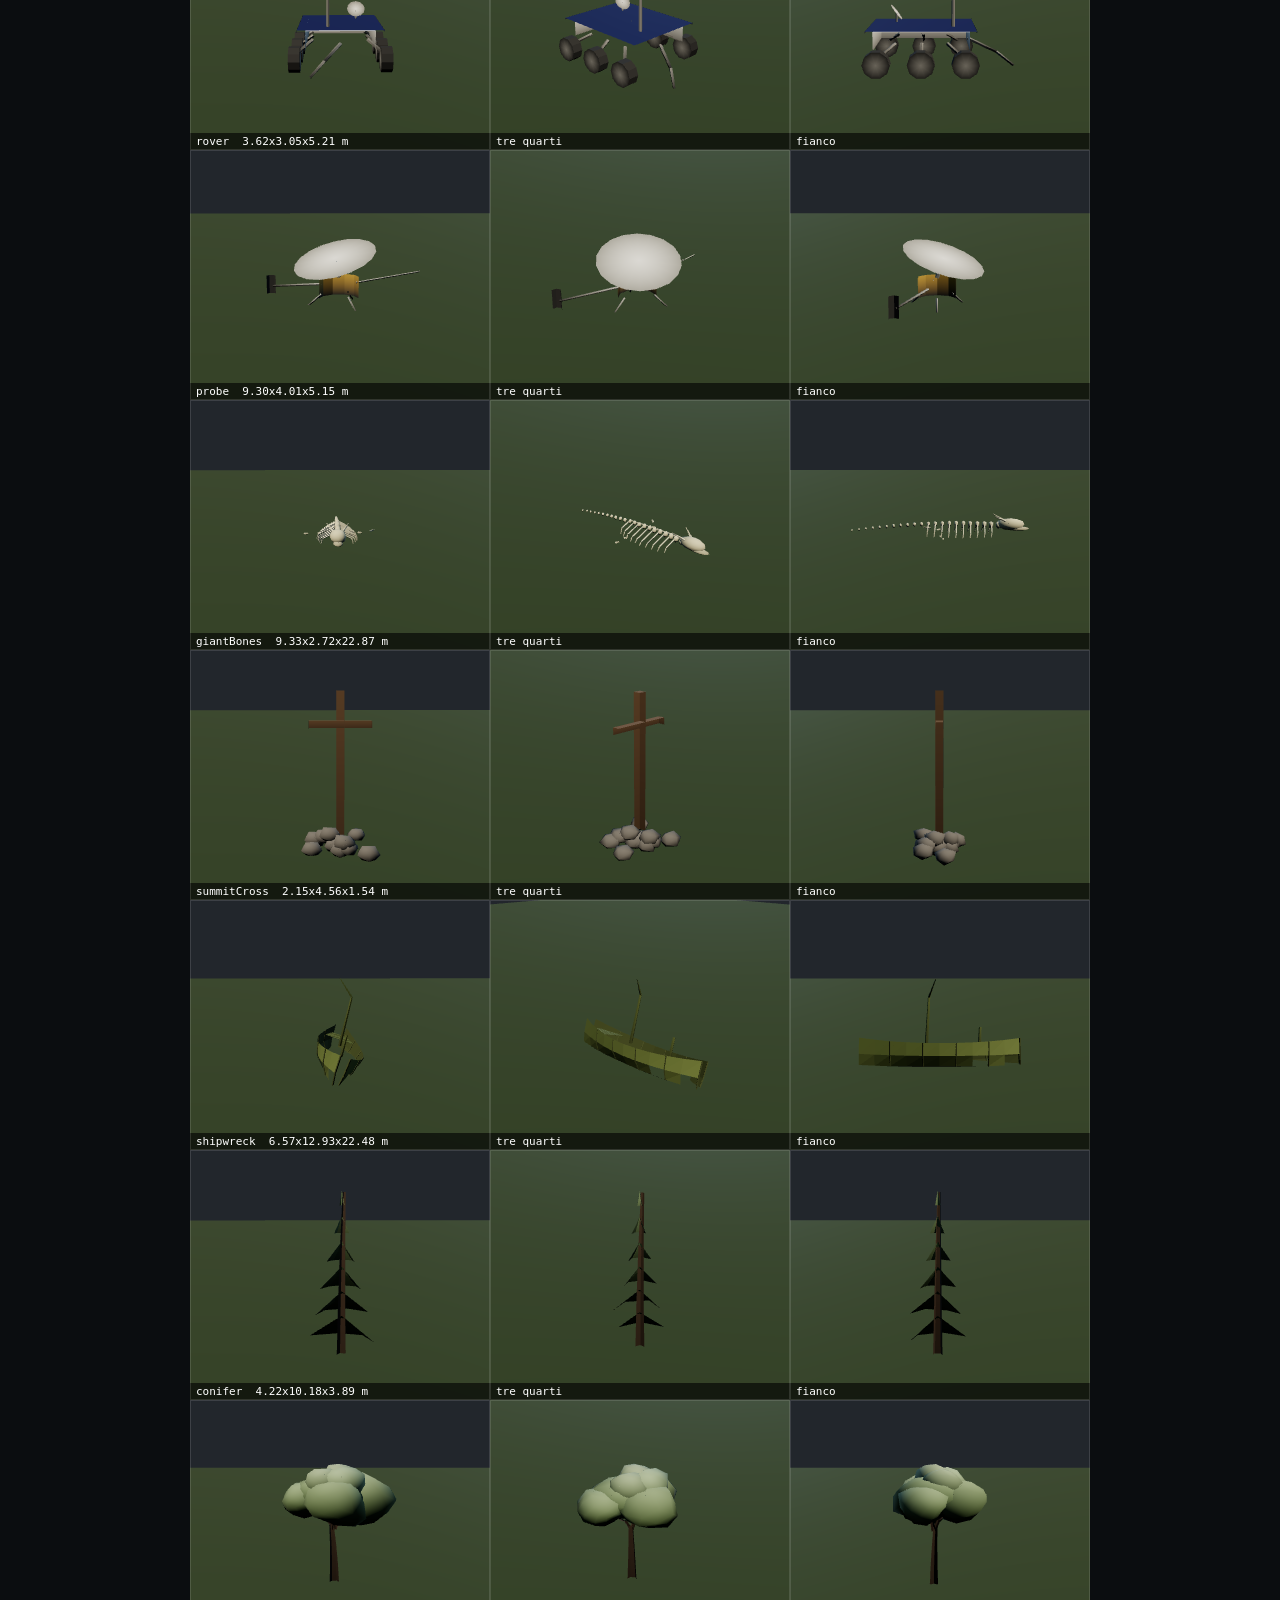
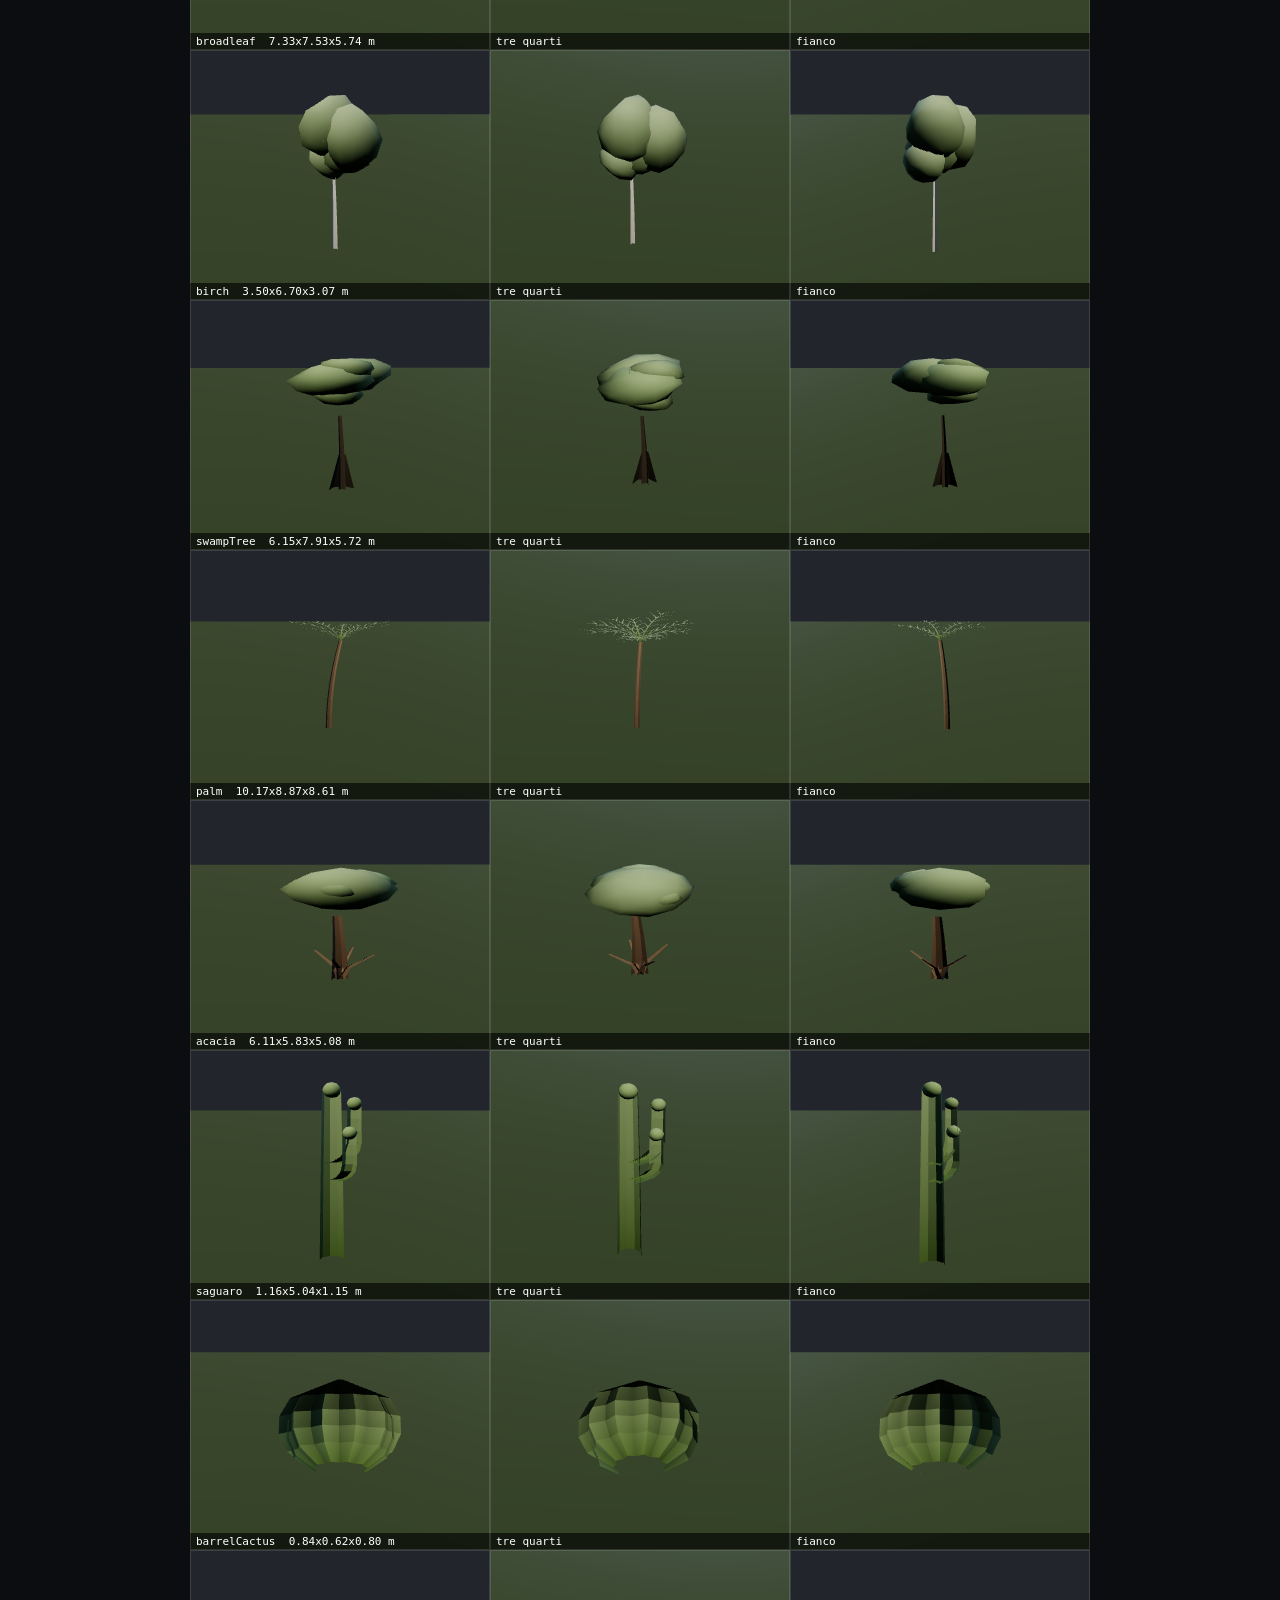
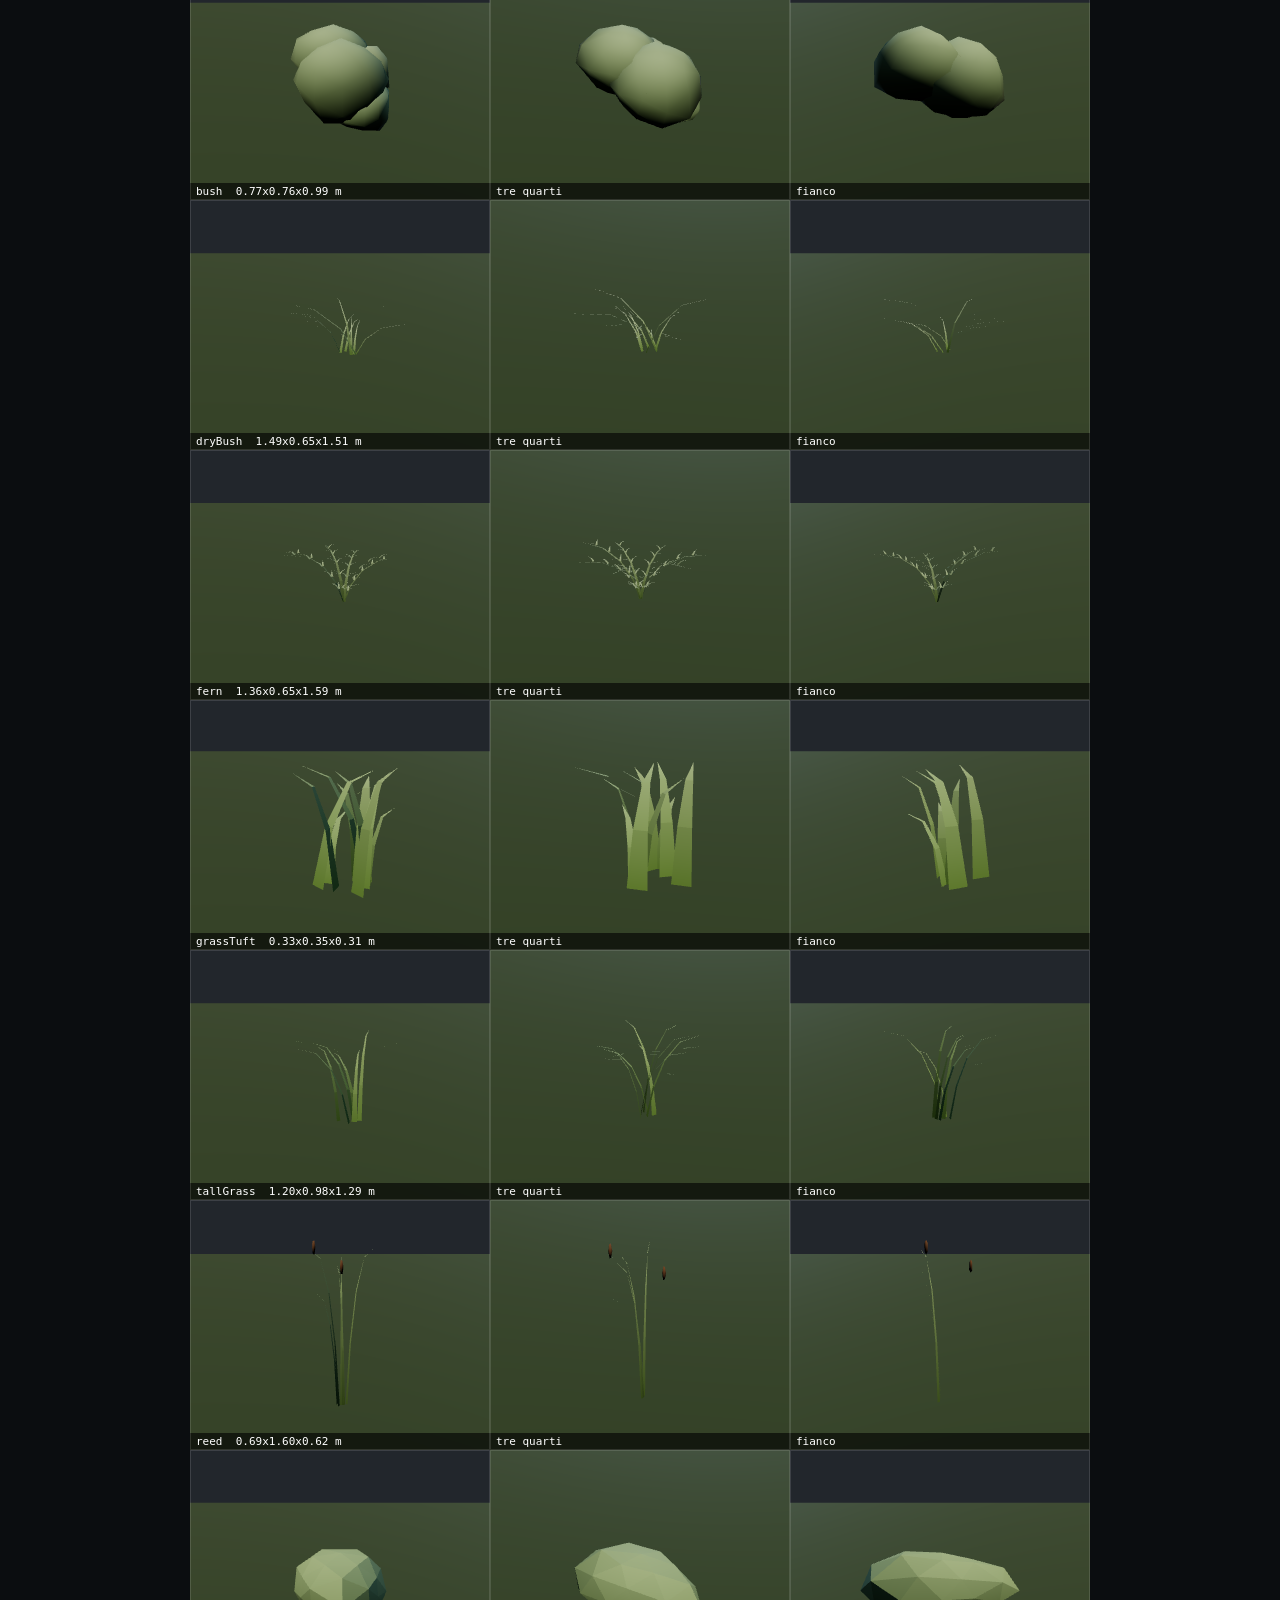
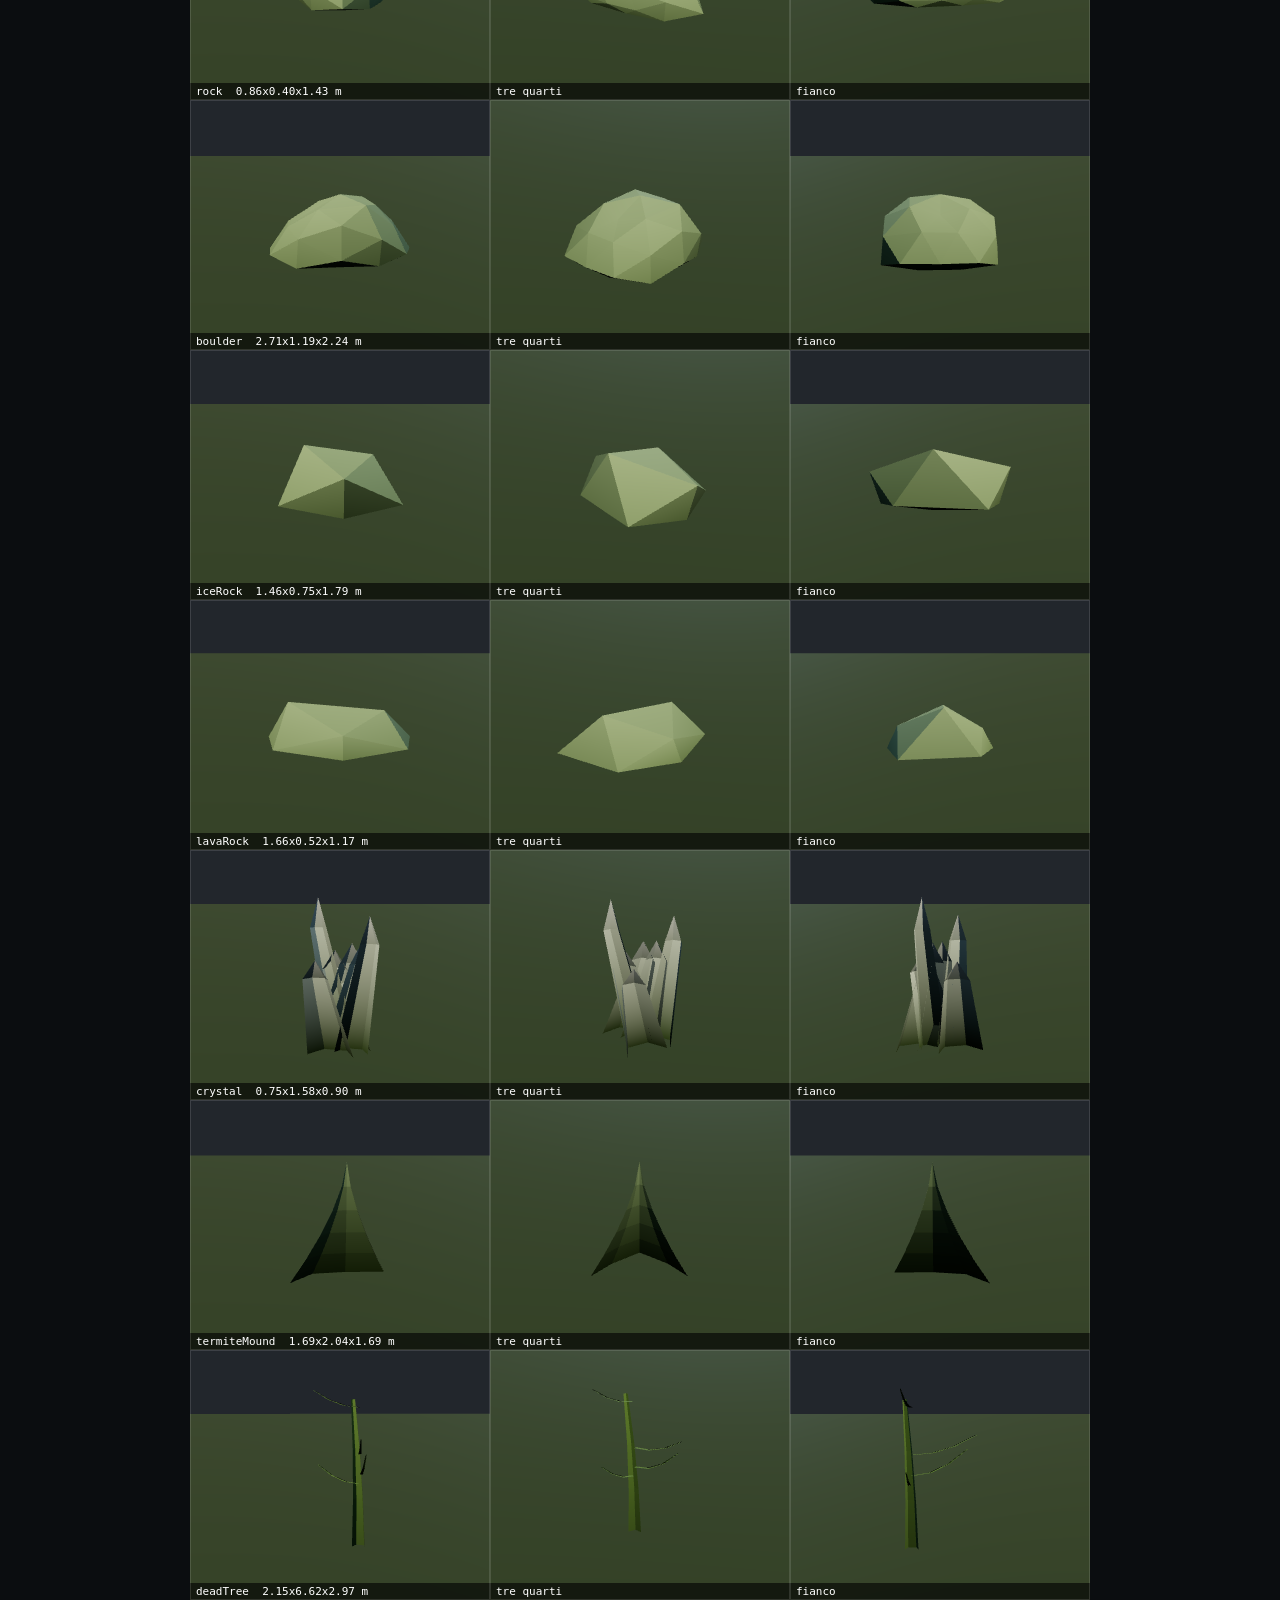
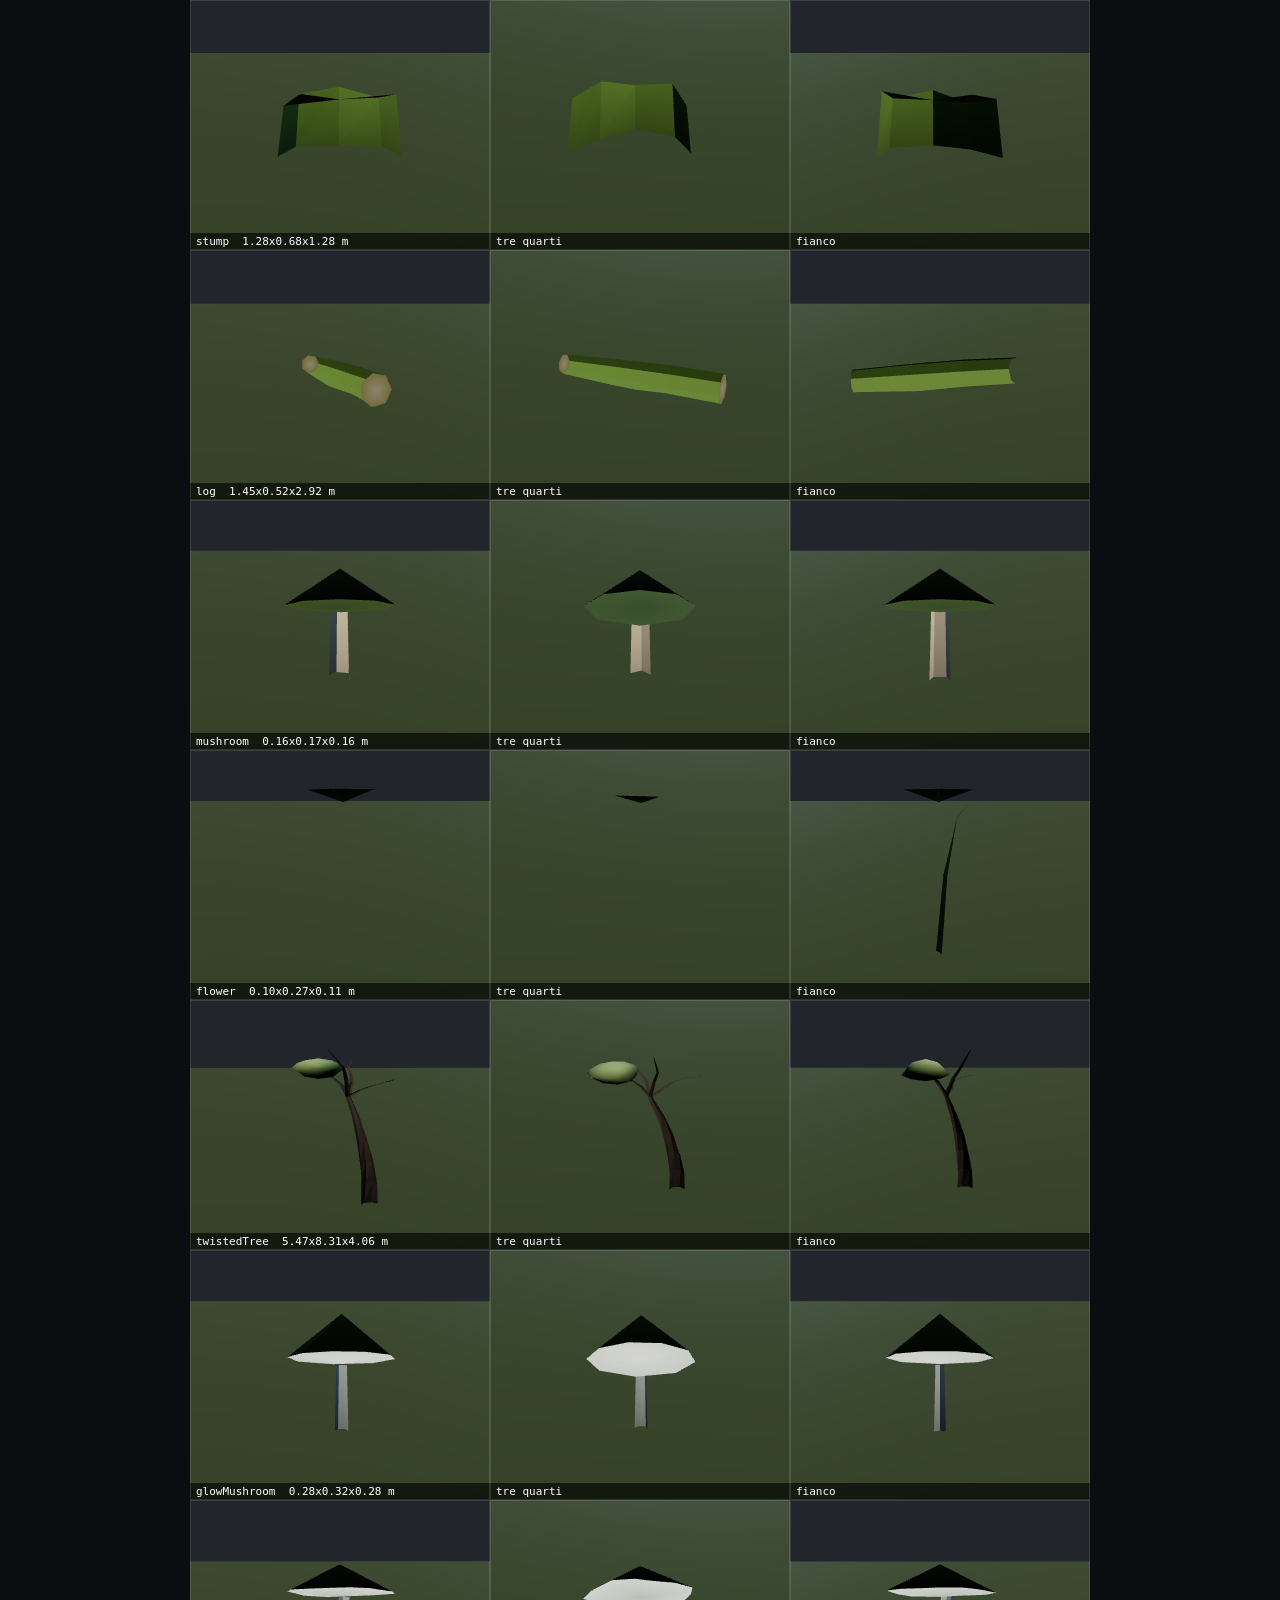
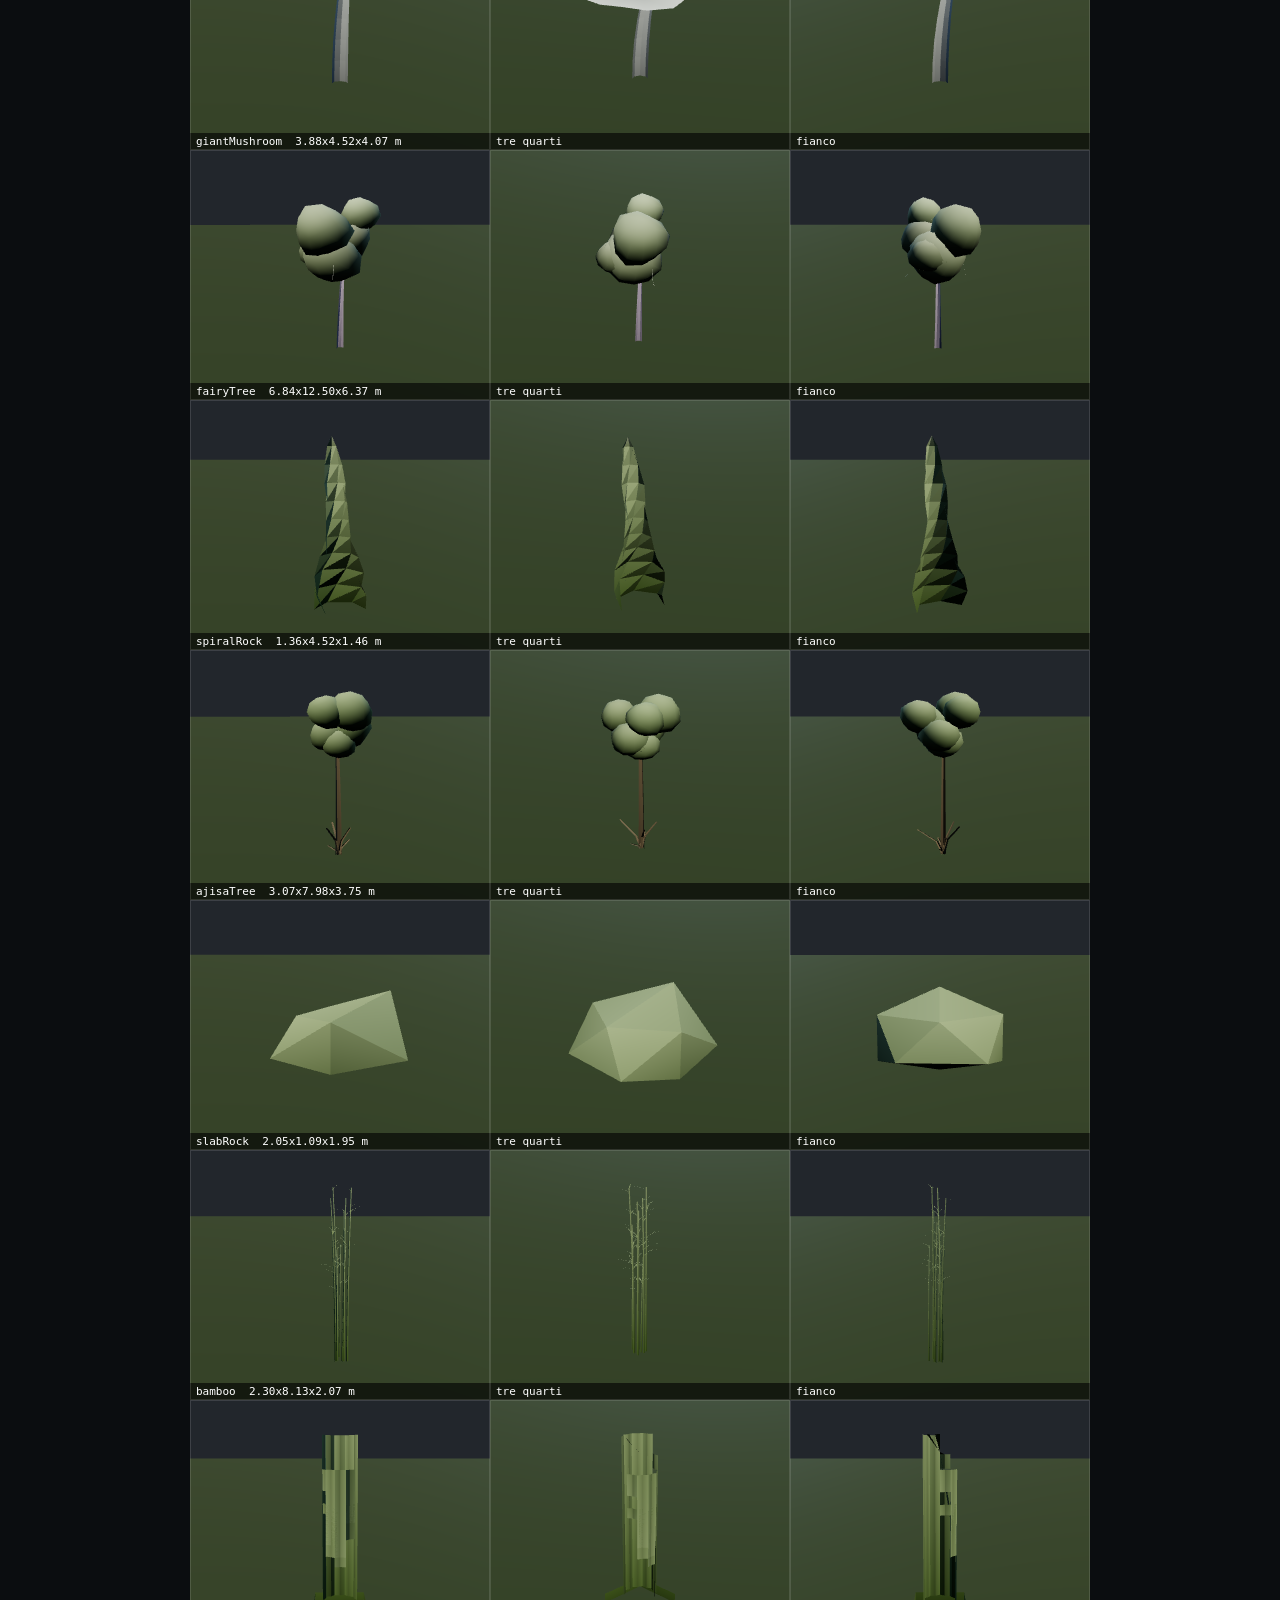
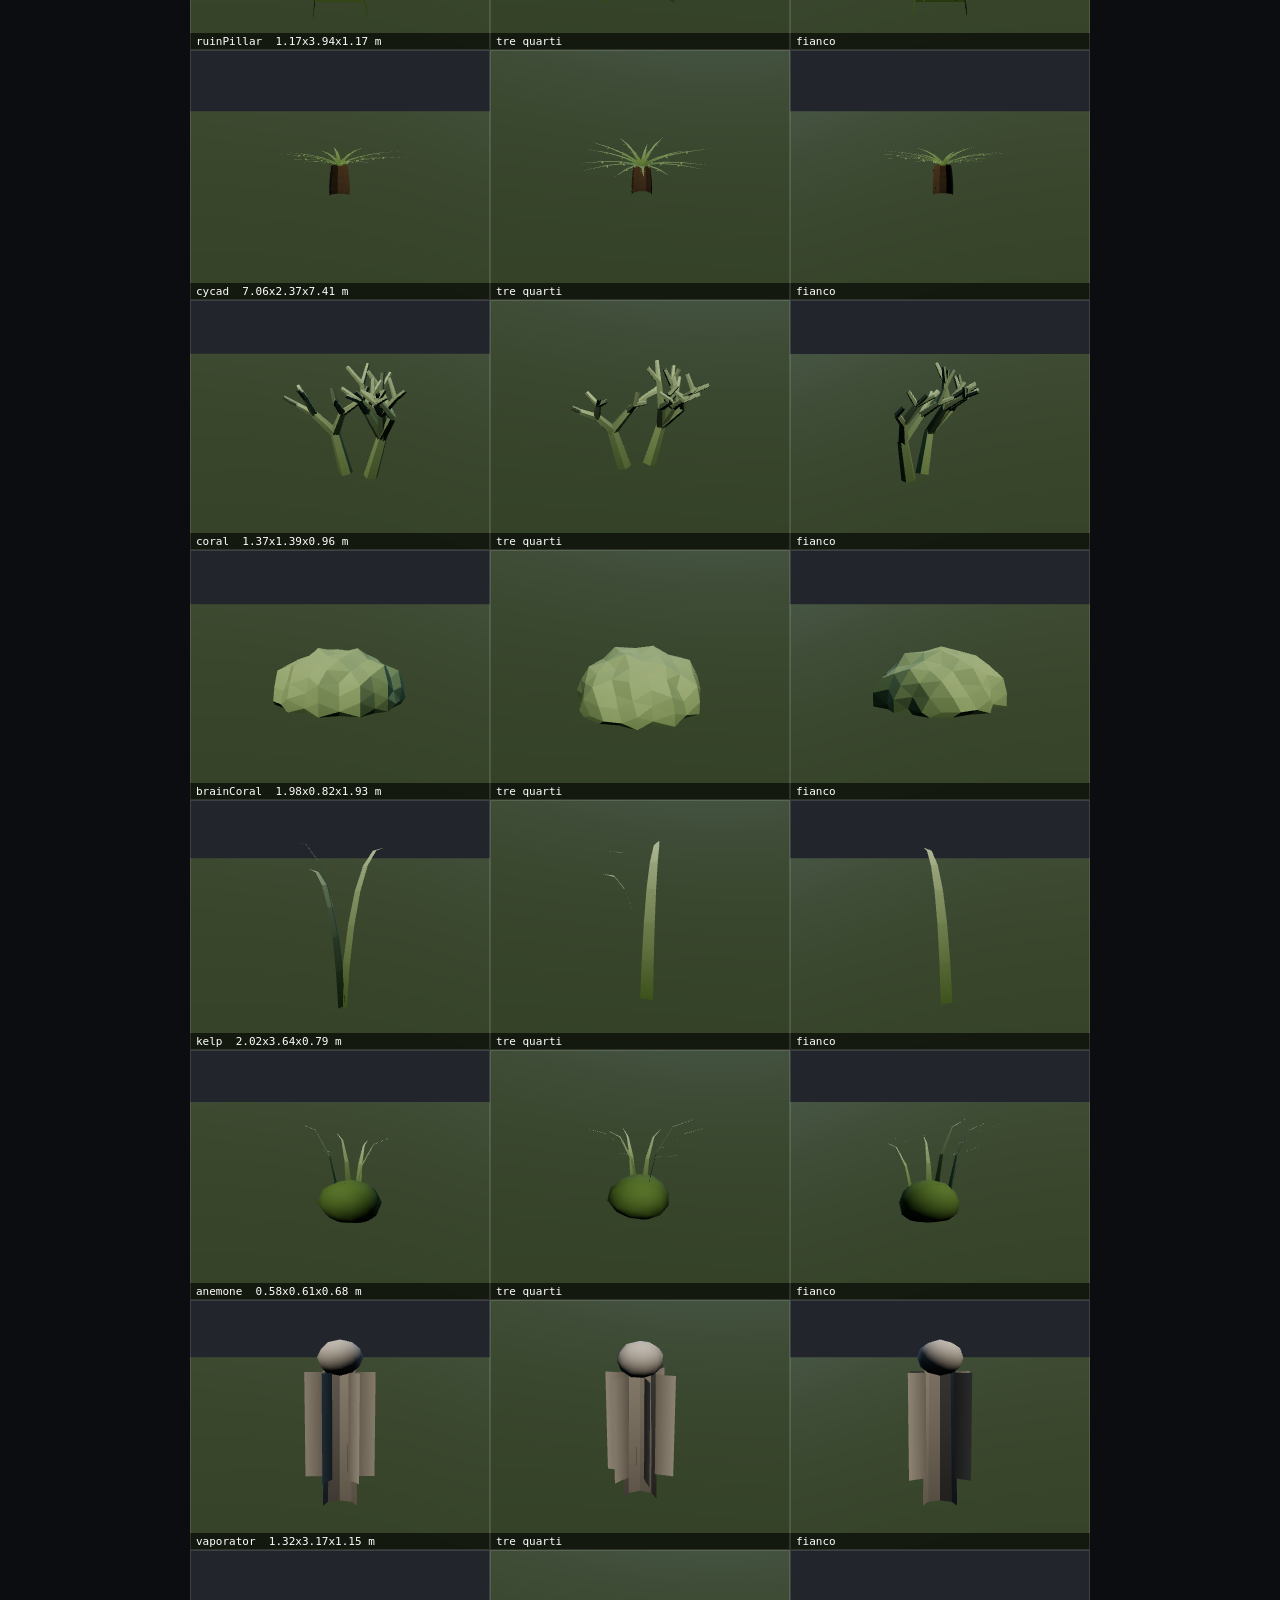
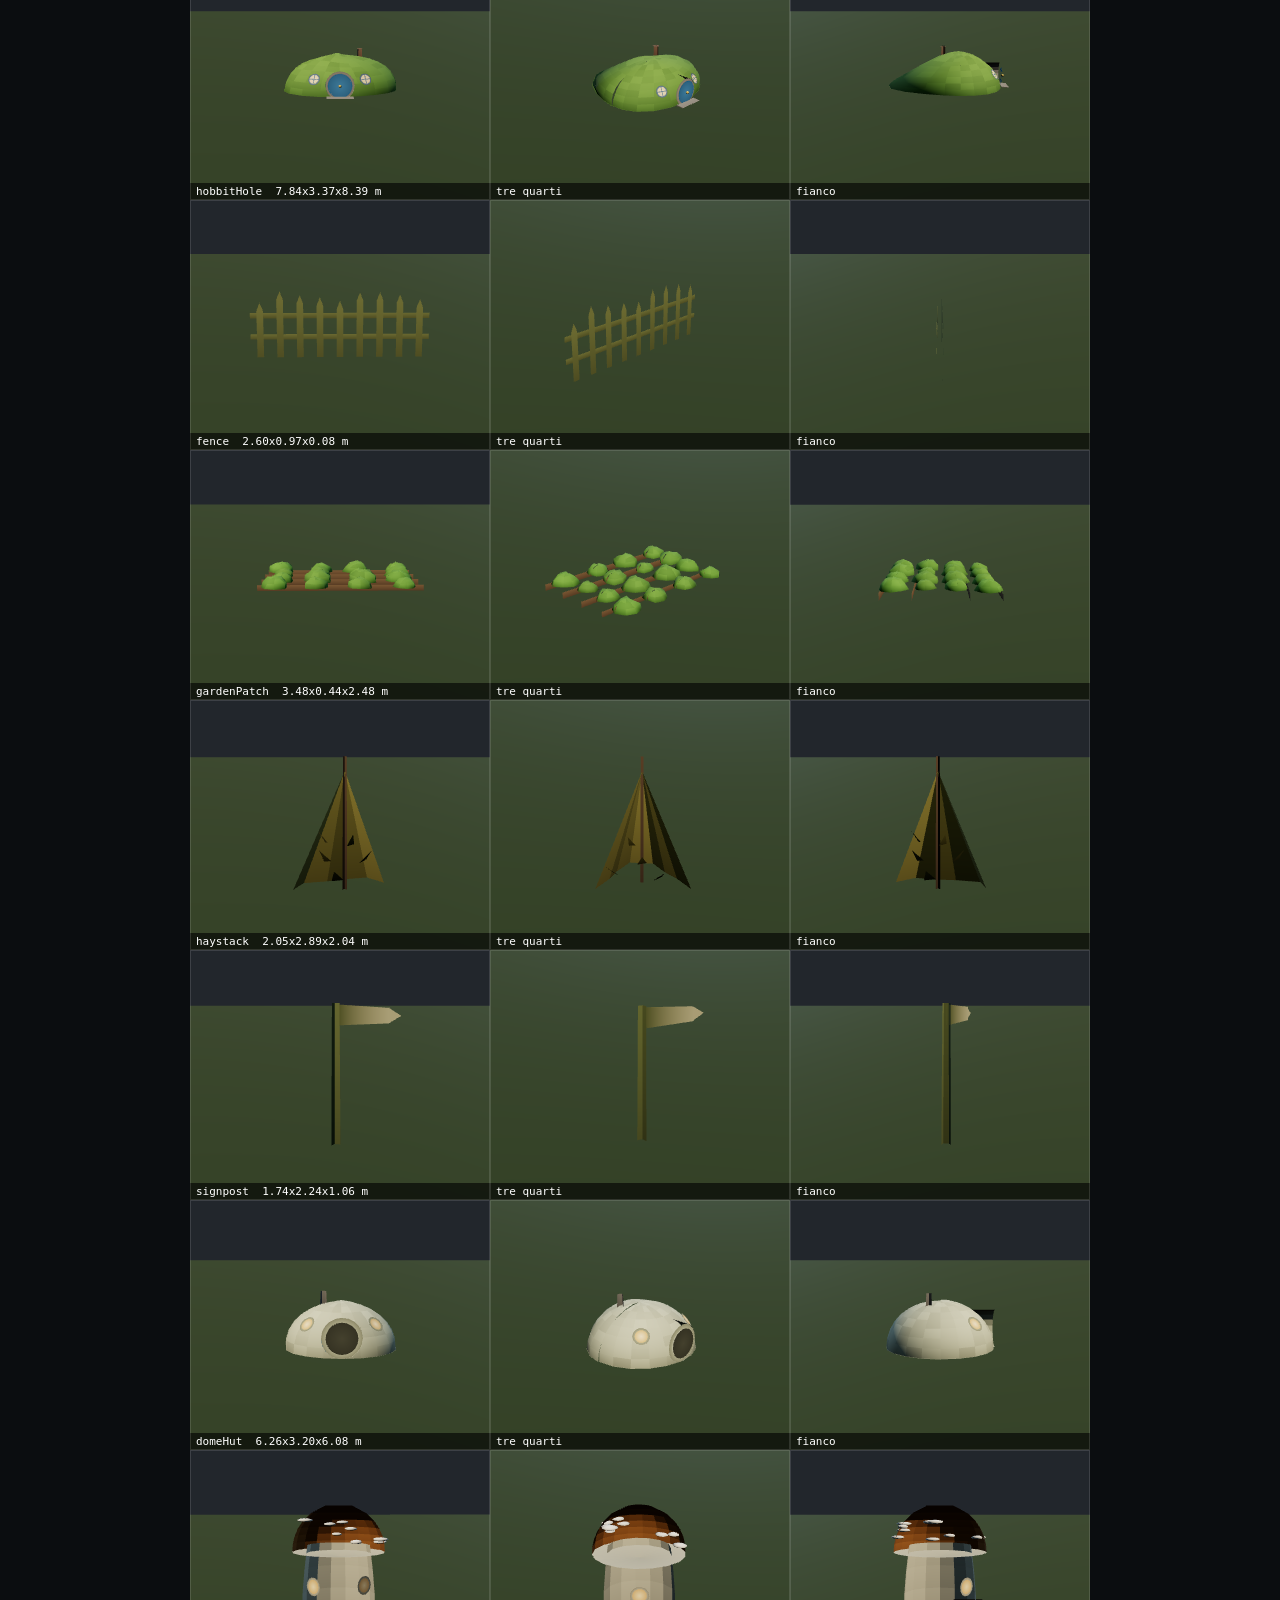
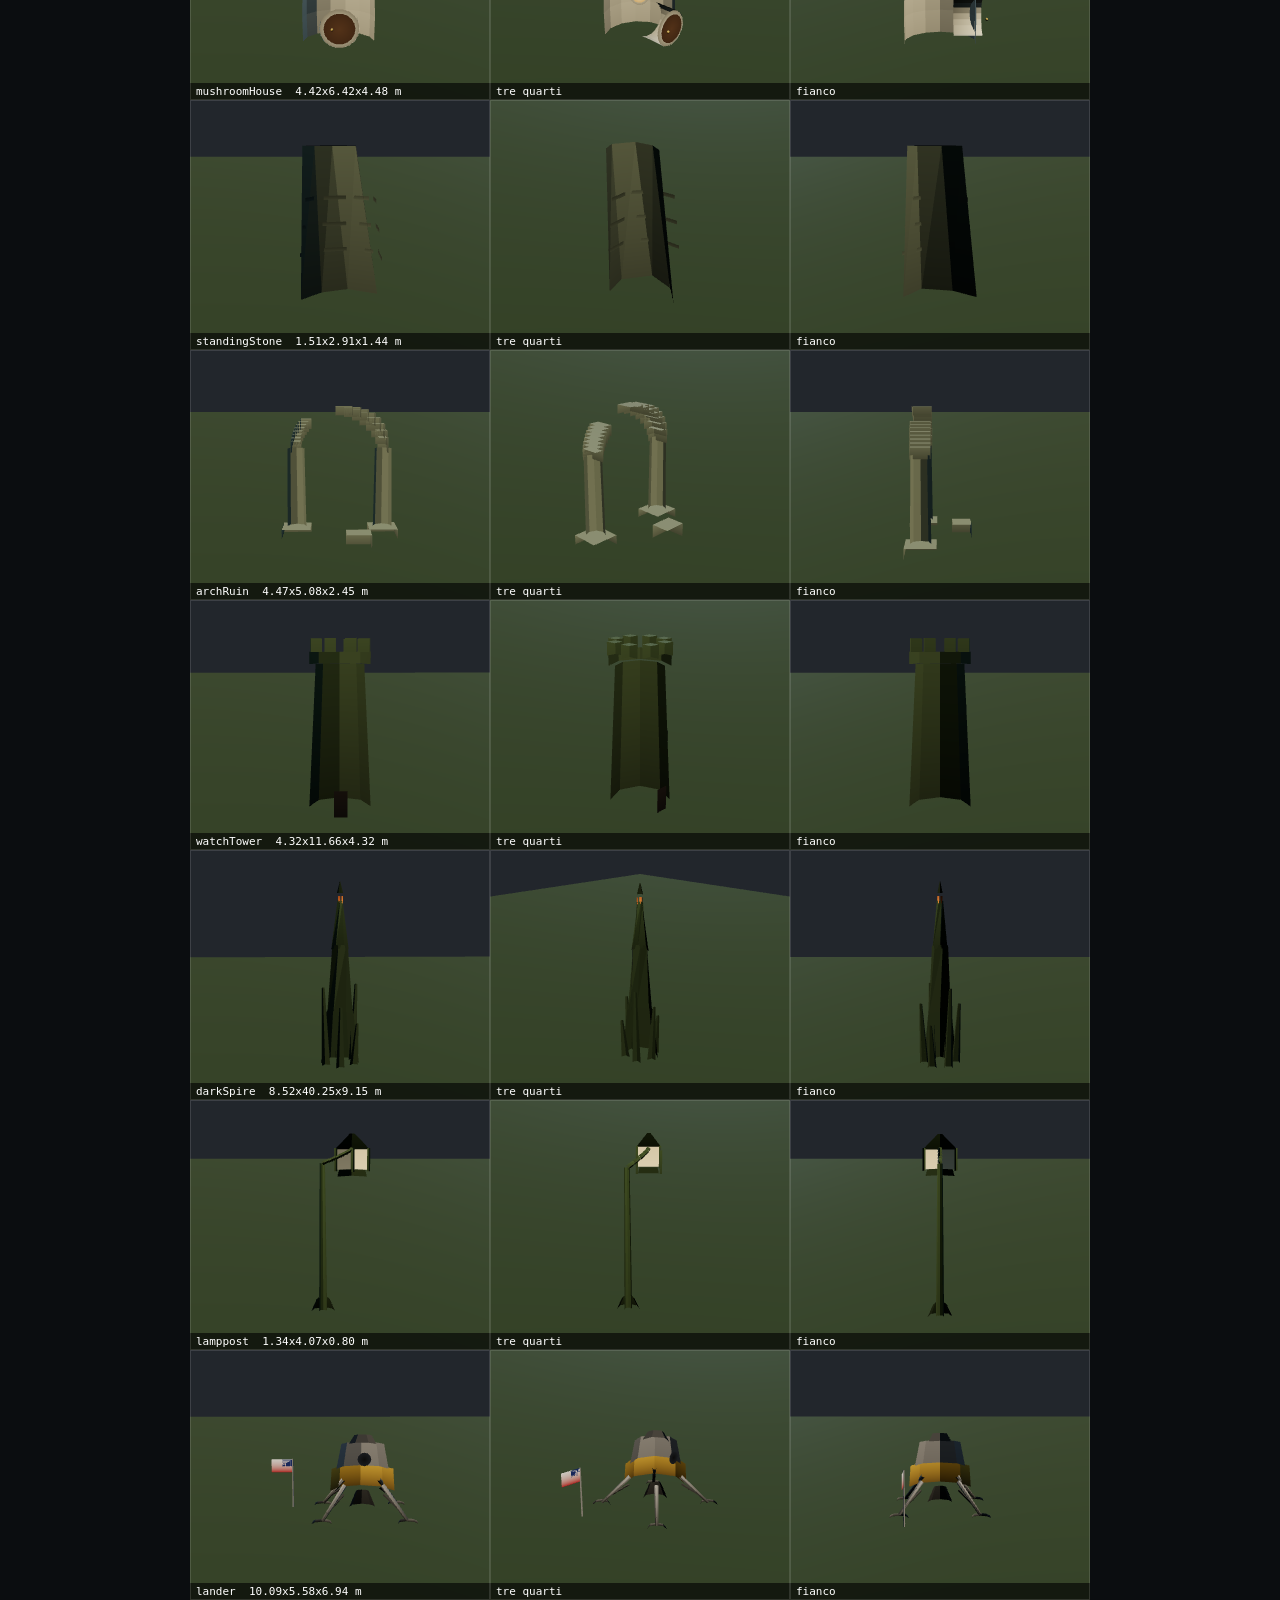
<file: dev/oggetti.html>
<!DOCTYPE html>
<html lang="it">
<head>
<meta charset="UTF-8">
<title>Altrove - oggetti</title>
<style>
  body { margin:0; background:#0b0d10; color:#aab; font:12px ui-monospace, monospace; }
  #sheet { display:block; margin:0 auto; max-width:100%; }
  #log { padding:8px 12px; white-space:pre-wrap; }
</style>
</head>
<body>
<canvas id="sheet"></canvas>
<div id="log">costruisco...</div>
<script type="module">
/* Banco di prova per le geometrie di props.js. Serve alla stessa cosa a cui
 * serve il bestiario per gli animali: guardarle ferme, su fondo neutro e con
 * un metro accanto. Dentro la simulazione un oggetto e sempre di sguincio,
 * mezzo coperto dall erba e alla luce sbagliata, e i difetti si scoprono
 * troppo tardi.
 *
 *   ?only=hobbitHole        una sola geometria
 *   ?only=a,b,c             piu geometrie
 *   ?view=0..3              una vista sola (piu grande)
 *   ?w=760&h=620            dimensione della cella
 *   ?seed=7                 un altra variante casuale
 */
import * as THREE from '../vendor/three.module.js';
import { PROPS, PROP_HEIGHT, buildProp, lin } from '../js/props.js?v=17';
import { mulberry32 } from '../js/noise.js?v=17';

const log = (m) => { document.getElementById('log').textContent += '\n' + m; };
window.__ready = false;

const q = new URLSearchParams(location.search);
const ONLY = q.get('only');
const SEED = parseInt(q.get('seed') || '3', 10);
const TW = parseInt(q.get('w') || '300', 10), TH = parseInt(q.get('h') || '250', 10);

const filtro = ONLY ? ONLY.split(',').map(s => s.trim()) : null;
const names = Object.keys(PROPS).filter(n => !filtro || filtro.includes(n));

const TUTTE_VISTE = [
  { name: 'fronte', dir: [0.02, 0.16, -1] },     // il davanti dei modelli e -Z
  { name: 'tre quarti', dir: [0.75, 0.40, -0.75] },
  { name: 'fianco', dir: [1, 0.16, 0] },
  { name: 'alto', dir: [0.15, 1, 0.15] }
];
const vSel = q.get('view');
const VIEWS = vSel === null ? TUTTE_VISTE.slice(0, 3)
                            : [TUTTE_VISTE[Math.max(0, Math.min(3, parseInt(vSel, 10)))]];

const sheet = document.getElementById('sheet');
sheet.width = TW * VIEWS.length;
sheet.height = TH * names.length;
const ctx = sheet.getContext('2d');

const off = document.createElement('canvas');
off.width = TW; off.height = TH;
const renderer = new THREE.WebGLRenderer({ canvas: off, antialias: true });
renderer.setPixelRatio(1);
renderer.setSize(TW, TH, false);
renderer.outputColorSpace = THREE.SRGBColorSpace;
renderer.toneMapping = THREE.ACESFilmicToneMapping;
renderer.toneMappingExposure = 1.15;

const scene = new THREE.Scene();
scene.background = new THREE.Color(0x22262c);
const key = new THREE.DirectionalLight(0xfff2e0, 2.8);
key.position.set(0.55, 0.95, -0.75);        // da davanti-alto: la facciata va vista
scene.add(key);
const fill = new THREE.DirectionalLight(0x9ab8d8, 0.9);
fill.position.set(-0.8, 0.35, 0.6);
scene.add(fill);
scene.add(new THREE.HemisphereLight(0x8aa8cc, 0x3a3a34, 1.0));

/* Un piano d appoggio: senza, non si capisce se una casa e sprofondata o se
 * galleggia, che e l errore piu facile da fare e piu difficile da vedere. */
const suolo = new THREE.Mesh(
  new THREE.PlaneGeometry(400, 400),
  new THREE.MeshStandardMaterial({ color: 0x3c4a2e, roughness: 1 })
);
suolo.rotation.x = -Math.PI / 2;
scene.add(suolo);

const mat = new THREE.MeshStandardMaterial({ vertexColors: true, roughness: 0.85 });
const cam = new THREE.PerspectiveCamera(30, TW / TH, 0.01, 6000);
const holder = new THREE.Group();
scene.add(holder);

let row = 0;
for (const name of names) {
  let geo;
  try {
    geo = buildProp(name, mulberry32(SEED * 7919 + row * 131), lin(0x6a8a3a));
  } catch (e) { log('SALTATO ' + name + ': ' + e.message); row++; continue; }
  geo.computeBoundingBox();
  const bb = geo.boundingBox;
  const sz = bb.getSize(new THREE.Vector3());
  const c = bb.getCenter(new THREE.Vector3());
  const r = sz.length() * 0.5;

  const mesh = new THREE.Mesh(geo, mat);
  holder.clear();
  holder.add(mesh);

  VIEWS.forEach((V, ci) => {
    const d = new THREE.Vector3(...V.dir).normalize();
    const dist = r / Math.tan(cam.fov * Math.PI / 360) * 1.30;
    cam.position.copy(c).addScaledVector(d, dist);
    cam.lookAt(c);
    cam.updateProjectionMatrix();
    renderer.render(scene, cam);
    ctx.drawImage(off, ci * TW, row * TH);
    ctx.fillStyle = 'rgba(0,0,0,.62)';
    ctx.fillRect(ci * TW, row * TH + TH - 17, TW, 17);
    ctx.fillStyle = '#fff';
    ctx.font = '11px ui-monospace, monospace';
    ctx.fillText(ci === 0
      ? `${name}  ${sz.x.toFixed(2)}x${sz.y.toFixed(2)}x${sz.z.toFixed(2)} m`
      : V.name, ci * TW + 6, row * TH + TH - 5);
    ctx.strokeStyle = 'rgba(255,255,255,.12)';
    ctx.strokeRect(ci * TW + .5, row * TH + .5, TW - 1, TH - 1);
  });
  row++;
}
log('geometrie: ' + names.length + '  (seme ' + SEED + ')');
window.__ready = true;
</script>
</body>
</html>
</file>
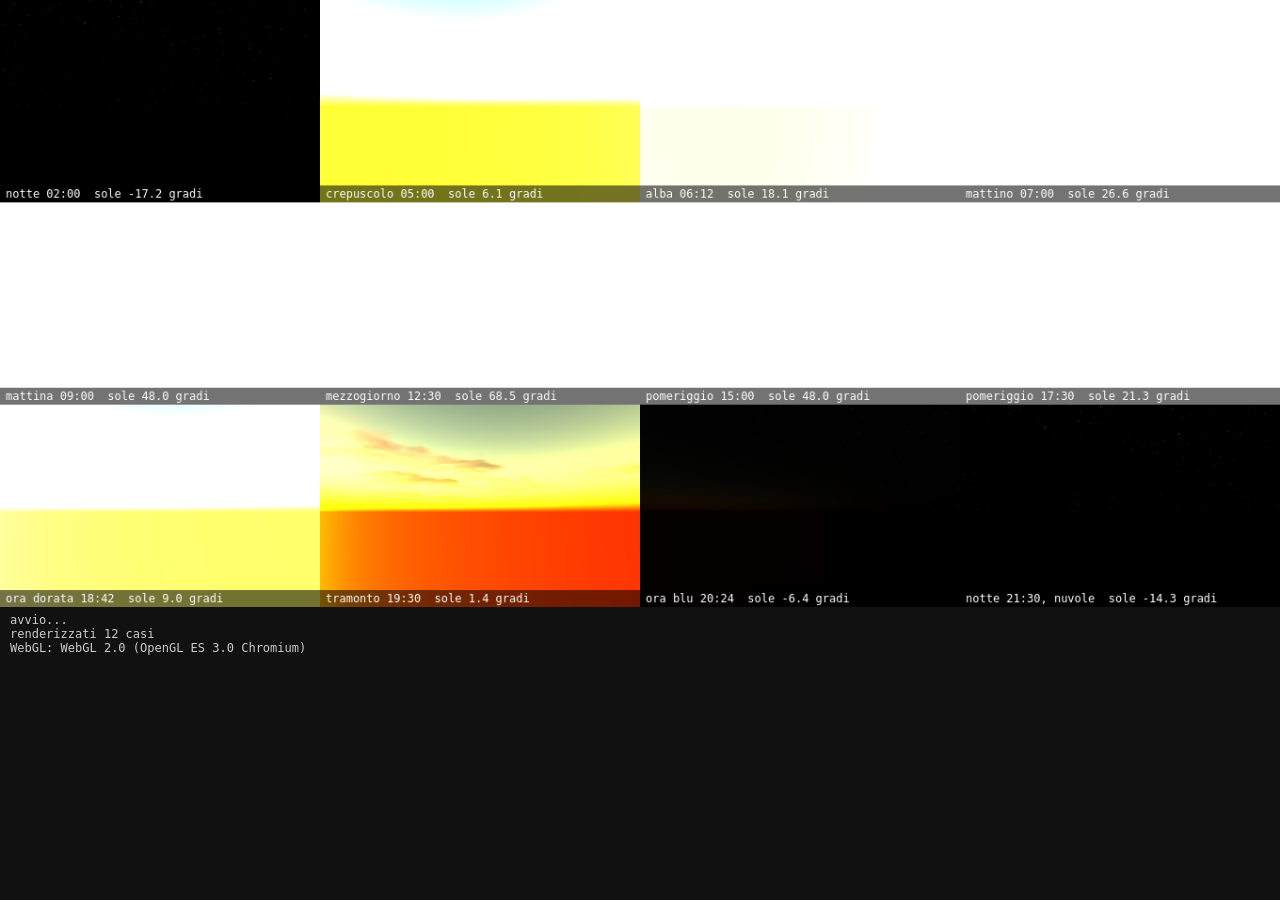
<file: dev/sky-test.html>
<!DOCTYPE html>
<html lang="it">
<head>
<meta charset="UTF-8">
<title>Altrove - collaudo cielo</title>
<style>
  body { margin:0; background:#111; color:#ccc; font:12px monospace; }
  #sheet { display:block; margin:0 auto; max-width:100%; }
  #log { padding:6px 10px; white-space:pre; }
</style>
</head>
<body>
<canvas id="sheet"></canvas>
<div id="log">avvio...</div>
<script type="module">
import * as THREE from '../vendor/three.module.js';
import { SkySystem, sunDirection, moonDirection, transmittanceJS, atmosphereJS, SUN_INTENSITY } from '../js/sky.js';

const log = (m) => { document.getElementById('log').textContent += '\n' + m; };
window.__ready = false;
window.__err = null;

const TILE_W = 340, TILE_H = 215, COLS = 4, ROWS = 3;
const sheet = document.getElementById('sheet');
sheet.width = TILE_W * COLS; sheet.height = TILE_H * ROWS;
const ctx = sheet.getContext('2d');

const off = document.createElement('canvas');
off.width = TILE_W; off.height = TILE_H;

let renderer;
try {
  renderer = new THREE.WebGLRenderer({ canvas: off, antialias: false, alpha: false });
} catch (e) { window.__err = 'WebGL non disponibile: ' + e.message; log(window.__err); throw e; }
renderer.setPixelRatio(1);
renderer.setSize(TILE_W, TILE_H, false);
renderer.outputColorSpace = THREE.SRGBColorSpace;
renderer.toneMapping = THREE.ACESFilmicToneMapping;

const sky = new SkySystem(renderer);
const cam = new THREE.PerspectiveCamera(62, TILE_W / TILE_H, 1, 10000);
cam.position.set(0, 30, 0);

const CASES = [
  { h: 2.0,  label: 'notte 02:00' },
  { h: 5.0,  label: 'crepuscolo 05:00' },
  { h: 6.2,  label: 'alba 06:12' },
  { h: 7.0,  label: 'mattino 07:00' },
  { h: 9.0,  label: 'mattina 09:00' },
  { h: 12.5, label: 'mezzogiorno 12:30' },
  { h: 15.0, label: 'pomeriggio 15:00' },
  { h: 17.5, label: 'pomeriggio 17:30' },
  { h: 18.7, label: 'ora dorata 18:42' },
  { h: 19.5, label: 'tramonto 19:30' },
  { h: 20.4, label: 'ora blu 20:24' },
  { h: 21.5, label: 'notte 21:30, nuvole' }
];

const sunDir = new THREE.Vector3(), moonDir = new THREE.Vector3();
const tmp = [0, 0, 0];

function renderCase(c, i) {
  sunDirection(c.h, 44, 172, sunDir);
  moonDirection(c.h, 44, 172, 0.42, moonDir);

  // La luna resta un sole debolissimo: 2.4e-5 e circa il rapporto vero
  const moonUp = Math.max(0, moonDir.y);
  const moonI = moonUp > 0 ? 2.4e-5 * (0.25 + 0.75 * moonUp) : 0;

  sky.renderLUT({
    sunDir, moonDir, camAlt: 30,
    rayleigh: 1.05, mie: 0.0045 / 0.0045 * 1.0, mieG: 0.78,
    sunI: SUN_INTENSITY, moonI,
    nightSky: [0.00055, 0.00085, 0.0017],
    lightPollution: 0
  });

  transmittanceJS(30, sunDir.x, sunDir.y, sunDir.z, 1.05, 1.0, tmp);
  const su = sky.skyMat.uniforms;
  su.uInvVP.value.copy(cam.projectionMatrix).multiply(cam.matrixWorldInverse).invert();
  su.uCamPos.value.copy(cam.position);
  su.uSunDir.value.copy(sunDir);
  su.uMoonDir.value.copy(moonDir);
  su.uSunColor.value.set(tmp[0] * SUN_INTENSITY, tmp[1] * SUN_INTENSITY, tmp[2] * SUN_INTENSITY);
  su.uSunDiskI.value = 32.0;
  su.uMoonI.value = moonI;
  su.uTime.value = 12.0;
  su.uStars.value = 1;
  su.uCloudCover.value = (i === 11) ? 0.45 : (i % 3 === 0 ? 0.30 : 0.16);
  su.uCloudDensity.value = 0.85;
  su.uCloudHeight.value = 2400;
  su.uCloudScroll.value.set(0.13, 0.05);
  su.uAurora.value = 0;
  su.uDustAmount.value = 0;
  su.uLightning.value = 0;

  renderer.setRenderTarget(null);
  renderer.render(sky.skyScene, sky.quadCam);

  const col = i % COLS, row = (i / COLS) | 0;
  ctx.drawImage(off, col * TILE_W, row * TILE_H);
  ctx.fillStyle = 'rgba(0,0,0,0.55)';
  ctx.fillRect(col * TILE_W, row * TILE_H + TILE_H - 18, TILE_W, 18);
  ctx.fillStyle = '#fff';
  ctx.font = '12px monospace';
  const alt = (Math.asin(Math.max(-1, Math.min(1, sunDir.y))) * 180 / Math.PI).toFixed(1);
  ctx.fillText(`${c.label}  sole ${alt} gradi`, col * TILE_W + 6, row * TILE_H + TILE_H - 5);
}

try {
  cam.rotation.set(0, 0, 0);
  cam.position.set(0, 30, 0);
  cam.lookAt(0, 34, -100);
  cam.updateMatrixWorld(true);
  CASES.forEach(renderCase);
  log('renderizzati ' + CASES.length + ' casi');
  const dl = renderer.getContext().getShaderPrecisionFormat ? 'ctx ok' : '?';
  log('WebGL: ' + renderer.getContext().getParameter(renderer.getContext().VERSION));
  window.__ready = true;
} catch (e) {
  window.__err = e.message + '\n' + (e.stack || '');
  log('ERRORE: ' + window.__err);
}
</script>
</body>
</html>
</file>
<file: altrove.css>
/* Altrove - altrove.css
 * Interfaccia sopra un mondo 3D: deve leggersi tanto sul cielo bianco di
 * mezzogiorno quanto sul nero della notte, quindi tutto sta su vetro scuro con
 * un filo di bordo chiaro.
 */

:root {
  --bg: #07090c;
  --glass: rgba(10, 13, 18, 0.74);
  --glass-solid: rgba(14, 17, 23, 0.96);
  --line: rgba(255, 255, 255, 0.10);
  --line-strong: rgba(255, 255, 255, 0.20);
  --txt: #e6e8ec;
  --dim: #9aa1ad;
  --dimmer: #6b727e;
  --gold: #d9ac68;
  --gold-soft: rgba(217, 172, 104, 0.16);
  --shadow: 0 10px 40px rgba(0, 0, 0, 0.55);
  --r: 10px;
}

* { box-sizing: border-box; }

html, body {
  margin: 0; padding: 0;
  width: 100%; height: 100%;
  overflow: hidden;
  background: var(--bg);
  color: var(--txt);
  font-family: ui-sans-serif, system-ui, "Segoe UI", Roboto, Helvetica, Arial, sans-serif;
  font-size: 14px;
  -webkit-font-smoothing: antialiased;
}

/* Il testo non si seleziona da nessuna parte, tranne dove si scrive */
body, button, label, h1, div, span, kbd { user-select: none; -webkit-user-select: none; }
input[type="number"], input[type="text"] { user-select: text; -webkit-user-select: text; }

#view {
  position: fixed; inset: 0;
  width: 100%; height: 100%;
  display: block;
  cursor: default;
}
#view.locked { cursor: none; }

.hidden { display: none !important; }
.dim { color: var(--dim); }

/* ---------------------------------------------------------------- mirino */
/* ---------------------------------------------------------------- HUD */
#hud {
  position: fixed; inset: 0;
  pointer-events: none;
  z-index: 15;
  transition: opacity .25s;
}
#hud.faded { opacity: 0; }

#hud-top {
  position: absolute; top: 14px; left: 50%;
  transform: translateX(-50%);
}
#compass {
  position: relative;
  width: 300px; height: 26px;
  overflow: hidden;
  -webkit-mask-image: linear-gradient(90deg, transparent, #000 18%, #000 82%, transparent);
  mask-image: linear-gradient(90deg, transparent, #000 18%, #000 82%, transparent);
}
#compass-strip {
  position: absolute; top: 0; left: 0; height: 100%;
  white-space: nowrap;
  font-size: 11px; letter-spacing: .16em;
  color: rgba(255, 255, 255, 0.82);
  text-shadow: 0 1px 3px rgba(0, 0, 0, 0.85);
  will-change: transform;
}
#compass-strip i {
  display: inline-block; width: 60px; text-align: center;
  font-style: normal; line-height: 26px;
}
#compass-strip i.card { color: #fff; font-weight: 600; }
#compass-needle {
  position: absolute; left: 50%; top: 0; width: 1px; height: 100%;
  background: linear-gradient(180deg, transparent, var(--gold) 30%, var(--gold) 70%, transparent);
  transform: translateX(-50%);
}
/* I punti di interesse: una fila di simboli sopra il nastro, che scorrono
 * con lui. Fuori dal campo restano agganciati al bordo, smorzati: si vede da
 * che parte girarsi. */
#compass-pois {
  position: relative; width: 300px; height: 22px;
}
#compass-pois b {
  position: absolute; left: calc(50% - 10px); top: 0;
  width: 20px; height: 22px; line-height: 22px; text-align: center;
  font-size: 15px; font-style: normal; font-weight: normal;
  filter: drop-shadow(0 1px 2px rgba(0, 0, 0, 0.9));
  will-change: transform;
}
#compass-pois b.edge { opacity: .38; font-size: 12px; }
#compass-pois b.near { font-size: 18px; }
#compass-label {
  height: 16px; margin-top: 3px;
  text-align: center; font-size: 11.5px; letter-spacing: .04em;
  color: var(--gold);
  text-shadow: 0 1px 3px rgba(0, 0, 0, 0.9);
  white-space: nowrap;
}

#hud-corner {
  position: absolute; left: 18px; bottom: 16px;
  font-size: 12.5px; line-height: 1.7;
  text-shadow: 0 1px 4px rgba(0, 0, 0, 0.9);
}
#hud-corner .hud-row:first-child {
  font-size: 15px; letter-spacing: .04em; color: #fff;
}
#hud-perf {
  position: absolute; right: 16px; bottom: 16px;
  font-size: 11px; font-variant-numeric: tabular-nums;
  text-align: right; line-height: 1.6;
  text-shadow: 0 1px 4px rgba(0, 0, 0, 0.9);
}

#toast {
  position: absolute; left: 50%; bottom: 78px;
  transform: translateX(-50%) translateY(8px);
  background: var(--glass); border: 1px solid var(--line);
  border-radius: 999px; padding: 7px 16px;
  font-size: 12.5px; letter-spacing: .02em;
  backdrop-filter: blur(14px); -webkit-backdrop-filter: blur(14px);
  opacity: 0; transition: opacity .25s, transform .25s;
}
#toast.show { opacity: 1; transform: translateX(-50%) translateY(0); }

/* ---------------------------------------------------------------- pannello */
#panel-tab {
  position: fixed; top: 14px; right: 14px;
  width: 40px; height: 40px;
  z-index: 31;
  display: grid; place-items: center;
  background: var(--glass); color: var(--txt);
  border: 1px solid var(--line); border-radius: var(--r);
  backdrop-filter: blur(14px); -webkit-backdrop-filter: blur(14px);
  cursor: pointer; transition: background .18s, border-color .18s, opacity .2s;
}
#panel-tab:hover { background: rgba(24, 29, 38, 0.86); border-color: var(--line-strong); }
#panel-tab.hide { opacity: 0; pointer-events: none; }

#panel {
  position: fixed; top: 0; right: 0; bottom: 0;
  width: 340px; max-width: 92vw;
  z-index: 30;
  background: var(--glass-solid);
  border-left: 1px solid var(--line);
  backdrop-filter: blur(22px); -webkit-backdrop-filter: blur(22px);
  box-shadow: var(--shadow);
  display: flex; flex-direction: column;
  transform: translateX(0);
  transition: transform .28s cubic-bezier(.4, 0, .2, 1);
}
#panel.closed { transform: translateX(102%); }

#panel-head {
  display: flex; align-items: center; justify-content: space-between;
  padding: 16px 16px 12px;
  border-bottom: 1px solid var(--line);
}
.brand-name {
  font-size: 17px; letter-spacing: .22em; text-transform: uppercase;
  font-weight: 500;
}
.brand-sub { display: block; font-size: 10.5px; color: var(--dimmer); letter-spacing: .1em; margin-top: 3px; }
#panel-close {
  background: none; border: none; color: var(--dim);
  font-size: 24px; line-height: 1; cursor: pointer; padding: 0 4px;
}
#panel-close:hover { color: #fff; }

#panel-nav { display: flex; gap: 2px; padding: 10px 12px 0; }
.nav-btn {
  flex: 1; padding: 8px 4px 10px;
  background: none; border: none; border-bottom: 2px solid transparent;
  color: var(--dim); font-size: 12px; letter-spacing: .05em;
  cursor: pointer; transition: color .15s, border-color .15s;
}
.nav-btn:hover { color: var(--txt); }
.nav-btn.active { color: var(--gold); border-bottom-color: var(--gold); }

#panel-body { flex: 1; overflow-y: auto; padding: 4px 16px 26px; }
#panel-body::-webkit-scrollbar { width: 8px; }
#panel-body::-webkit-scrollbar-thumb { background: rgba(255,255,255,.12); border-radius: 4px; }
#panel-body::-webkit-scrollbar-track { background: transparent; }

.tab { display: none; }
.tab.active { display: block; }

.group { padding: 16px 0; border-bottom: 1px solid rgba(255,255,255,.05); }
.group:last-child { border-bottom: none; }
.group-title {
  font-size: 10.5px; letter-spacing: .18em; text-transform: uppercase;
  color: var(--dimmer); margin-bottom: 11px;
}

.ctl { margin-bottom: 15px; }
.ctl:last-child { margin-bottom: 0; }
.ctl label {
  display: flex; justify-content: space-between; align-items: baseline;
  font-size: 12.5px; color: var(--dim); margin-bottom: 7px;
}
.ctl .val { color: var(--txt); font-variant-numeric: tabular-nums; font-size: 12px; }
.hint { font-size: 11px; color: var(--dimmer); margin-top: 6px; line-height: 1.45; }

label.check { cursor: pointer; justify-content: flex-start; gap: 9px; color: var(--txt); }
label.check input { accent-color: var(--gold); width: 15px; height: 15px; cursor: pointer; }

input[type="range"] {
  -webkit-appearance: none; appearance: none;
  width: 100%; height: 3px; border-radius: 2px;
  background: rgba(255,255,255,.14); outline: none; cursor: pointer;
}
input[type="range"]::-webkit-slider-thumb {
  -webkit-appearance: none; appearance: none;
  width: 14px; height: 14px; border-radius: 50%;
  background: var(--gold); border: 2px solid #1a1d24;
  box-shadow: 0 1px 4px rgba(0,0,0,.6); cursor: pointer;
}
input[type="range"]::-moz-range-thumb {
  width: 12px; height: 12px; border-radius: 50%;
  background: var(--gold); border: 2px solid #1a1d24; cursor: pointer;
}
input[type="number"] {
  background: rgba(255,255,255,.06); border: 1px solid var(--line);
  border-radius: 7px; color: var(--txt); padding: 7px 9px;
  font-size: 12.5px; width: 100%; font-family: inherit;
}
input[type="number"]:focus { outline: none; border-color: var(--gold); }

.row { display: flex; gap: 8px; align-items: center; }
.btn {
  background: rgba(255,255,255,.07); border: 1px solid var(--line);
  color: var(--txt); border-radius: 7px; padding: 8px 13px;
  font-size: 12.5px; cursor: pointer; white-space: nowrap;
  font-family: inherit; transition: background .15s, border-color .15s;
}
.btn:hover { background: rgba(255,255,255,.13); border-color: var(--line-strong); }
.btn.wide { width: 100%; text-align: center; }

/* -------------------------------------------------- schede dei biomi */
.biome-grid { display: grid; grid-template-columns: 1fr 1fr; gap: 7px; }
.biome {
  position: relative; overflow: hidden;
  border: 1px solid var(--line); border-radius: 9px;
  cursor: pointer; padding: 0; text-align: left;
  background: #11141a; font-family: inherit;
  transition: border-color .16s, transform .16s;
}
.biome:hover { border-color: var(--line-strong); transform: translateY(-1px); }
.biome.active { border-color: var(--gold); box-shadow: 0 0 0 1px var(--gold-soft); }
.biome .sw { height: 46px; display: block; }
.biome .nm {
  display: block; padding: 7px 9px 8px;
  font-size: 11.5px; line-height: 1.25; color: var(--txt);
  background: rgba(0,0,0,.35);
}
.biome.active .nm { color: var(--gold); }

/* -------------------------------------------------- chip */
.chip-grid { display: flex; flex-wrap: wrap; gap: 6px; }
.chip {
  background: rgba(255,255,255,.05); border: 1px solid var(--line);
  color: var(--dim); border-radius: 999px; padding: 6px 12px;
  font-size: 11.5px; cursor: pointer; font-family: inherit;
  transition: all .15s; white-space: nowrap;
}
.chip:hover { background: rgba(255,255,255,.11); color: var(--txt); }
.chip.active { background: var(--gold-soft); border-color: var(--gold); color: var(--gold); }
.chip-grid.small .chip { padding: 5px 10px; font-size: 11px; }

.keys { font-size: 11.5px; color: var(--dim); line-height: 2.1; }
kbd {
  display: inline-block; min-width: 20px; text-align: center;
  padding: 1px 5px; margin-right: 3px;
  background: rgba(255,255,255,.08); border: 1px solid var(--line);
  border-bottom-width: 2px; border-radius: 4px;
  font-family: ui-monospace, monospace; font-size: 10.5px; color: var(--txt);
}

/* ---------------------------------------------------------------- caricamento */
#loading {
  position: fixed; inset: 0; z-index: 40;
  display: grid; place-items: center;
  background: rgba(7, 9, 12, 0.88);
  backdrop-filter: blur(8px); -webkit-backdrop-filter: blur(8px);
}
.load-inner { width: 280px; text-align: center; }
.load-label { font-size: 12.5px; color: var(--dim); letter-spacing: .06em; margin-bottom: 14px; }
.load-track { height: 2px; background: rgba(255,255,255,.10); border-radius: 2px; overflow: hidden; }
.load-bar { height: 100%; width: 0%; background: var(--gold); transition: width .18s; }

/* ---------------------------------------------------------------- avvio */
#start {
  position: fixed; inset: 0; z-index: 50;
  display: grid; place-items: center;
  background:
    radial-gradient(1100px 620px at 50% -12%, rgba(70, 92, 128, .30), transparent 62%),
    radial-gradient(800px 500px at 82% 108%, rgba(150, 108, 62, .20), transparent 60%),
    #06080b;
  overflow-y: auto;
  transition: opacity .5s;
}
#start.leaving { opacity: 0; pointer-events: none; }

.start-inner {
  width: min(860px, 92vw);
  padding: 44px 0 40px;
  text-align: center;
}
#start h1 {
  margin: 0 0 10px;
  font-size: clamp(38px, 7vw, 62px);
  font-weight: 300; letter-spacing: .30em;
  text-transform: uppercase;
  color: #f2f0ec;
  text-indent: .30em;
}
.tagline { margin: 0 0 30px; color: var(--dim); font-size: 14px; letter-spacing: .03em; }

.start-biomes {
  display: grid;
  grid-template-columns: repeat(auto-fill, minmax(126px, 1fr));
  gap: 8px; margin-bottom: 22px;
}
.start-biomes .biome .sw { height: 54px; }
.start-biomes .biome .nm { font-size: 12px; }
.start-biomes .sec-title {
  grid-column: 1 / -1; text-align: left;
  font-size: 10.5px; letter-spacing: .18em; text-transform: uppercase;
  color: var(--dimmer); margin: 8px 0 0;
}

.start-row {
  display: flex; gap: 26px; flex-wrap: wrap;
  justify-content: center; align-items: flex-start;
  margin-bottom: 30px; text-align: left;
}
.start-field { flex: 1 1 300px; max-width: 420px; }
.start-lab {
  display: flex; justify-content: space-between;
  font-size: 10.5px; letter-spacing: .18em; text-transform: uppercase;
  color: var(--dimmer); margin-bottom: 10px;
}

/* Con quasi trenta luoghi la pagina diventa lunga: il pulsante resta
   appiccicato in fondo alla finestra, cosi non si deve scorrere per entrare. */
.start-cta {
  position: sticky; bottom: 0;
  padding: 20px 0 14px;
  background: linear-gradient(180deg, rgba(6,8,11,0) 0%, rgba(6,8,11,.86) 34%, #06080b 100%);
}

.enter {
  background: var(--gold); color: #14161b; border: none;
  border-radius: 999px; padding: 13px 46px;
  font-size: 13px; letter-spacing: .22em; text-transform: uppercase;
  font-weight: 600; cursor: pointer; font-family: inherit;
  transition: transform .16s, box-shadow .16s, background .16s;
  box-shadow: 0 6px 26px rgba(217, 172, 104, .22);
}
.enter:hover { transform: translateY(-2px); box-shadow: 0 10px 34px rgba(217, 172, 104, .32); }
.enter:active { transform: translateY(0); }

.start-foot { margin-top: 14px; font-size: 11.5px; color: var(--dimmer); }

/* i luoghi immaginari si distinguono con un filo di viola sul bordo */
.biome.fant { border-color: rgba(150, 120, 200, .26); }
.biome.fant:hover { border-color: rgba(170, 140, 220, .5); }
.biome.fant.active { border-color: var(--gold); }
.start-foot .sep { margin: 0 8px; }

.random {
  margin-left: 10px;
  padding: 12px 18px;
  border-radius: 12px;
  border: 1px solid rgba(255,255,255,.14);
  background: rgba(255,255,255,.05);
  color: #cfcbc3;
  font: inherit;
  font-size: 14px;
  cursor: pointer;
  vertical-align: middle;
  transition: border-color .15s, background .15s;
}
.random:hover { border-color: rgba(255,255,255,.34); background: rgba(255,255,255,.09); }

.pad-line {
  margin: 10px auto 0;
  max-width: 640px;
  font-size: 12.5px;
  line-height: 1.45;
  color: #8d8a83;
  text-align: center;
  font-variant-numeric: tabular-nums;
}
.pad-line b { color: #cfcbc3; font-weight: 600; }
.pad-line .ok { color: #7fc47f; }
.pad-line .no { color: #e08a6a; }

#start-error {
  margin: 22px auto 0; max-width: 560px;
  background: rgba(120, 40, 40, .22); border: 1px solid rgba(220, 120, 120, .35);
  border-radius: 9px; padding: 13px 16px;
  font-size: 12.5px; color: #f0c8c8; line-height: 1.6; text-align: left;
}

@media (max-width: 640px) {
  #panel { width: 100%; }
  #compass { width: 220px; }
  .start-row { gap: 18px; }
}

/* Lampo bianco dell attraversamento della Terra cava: acceso di colpo,
 * spento in un secondo. */
#flash { position: fixed; inset: 0; background: #fff6e2; opacity: 0; pointer-events: none; z-index: 60;
         transition: opacity 1.1s ease-out; }
#flash.on { opacity: 1; transition: none; }
</file>
